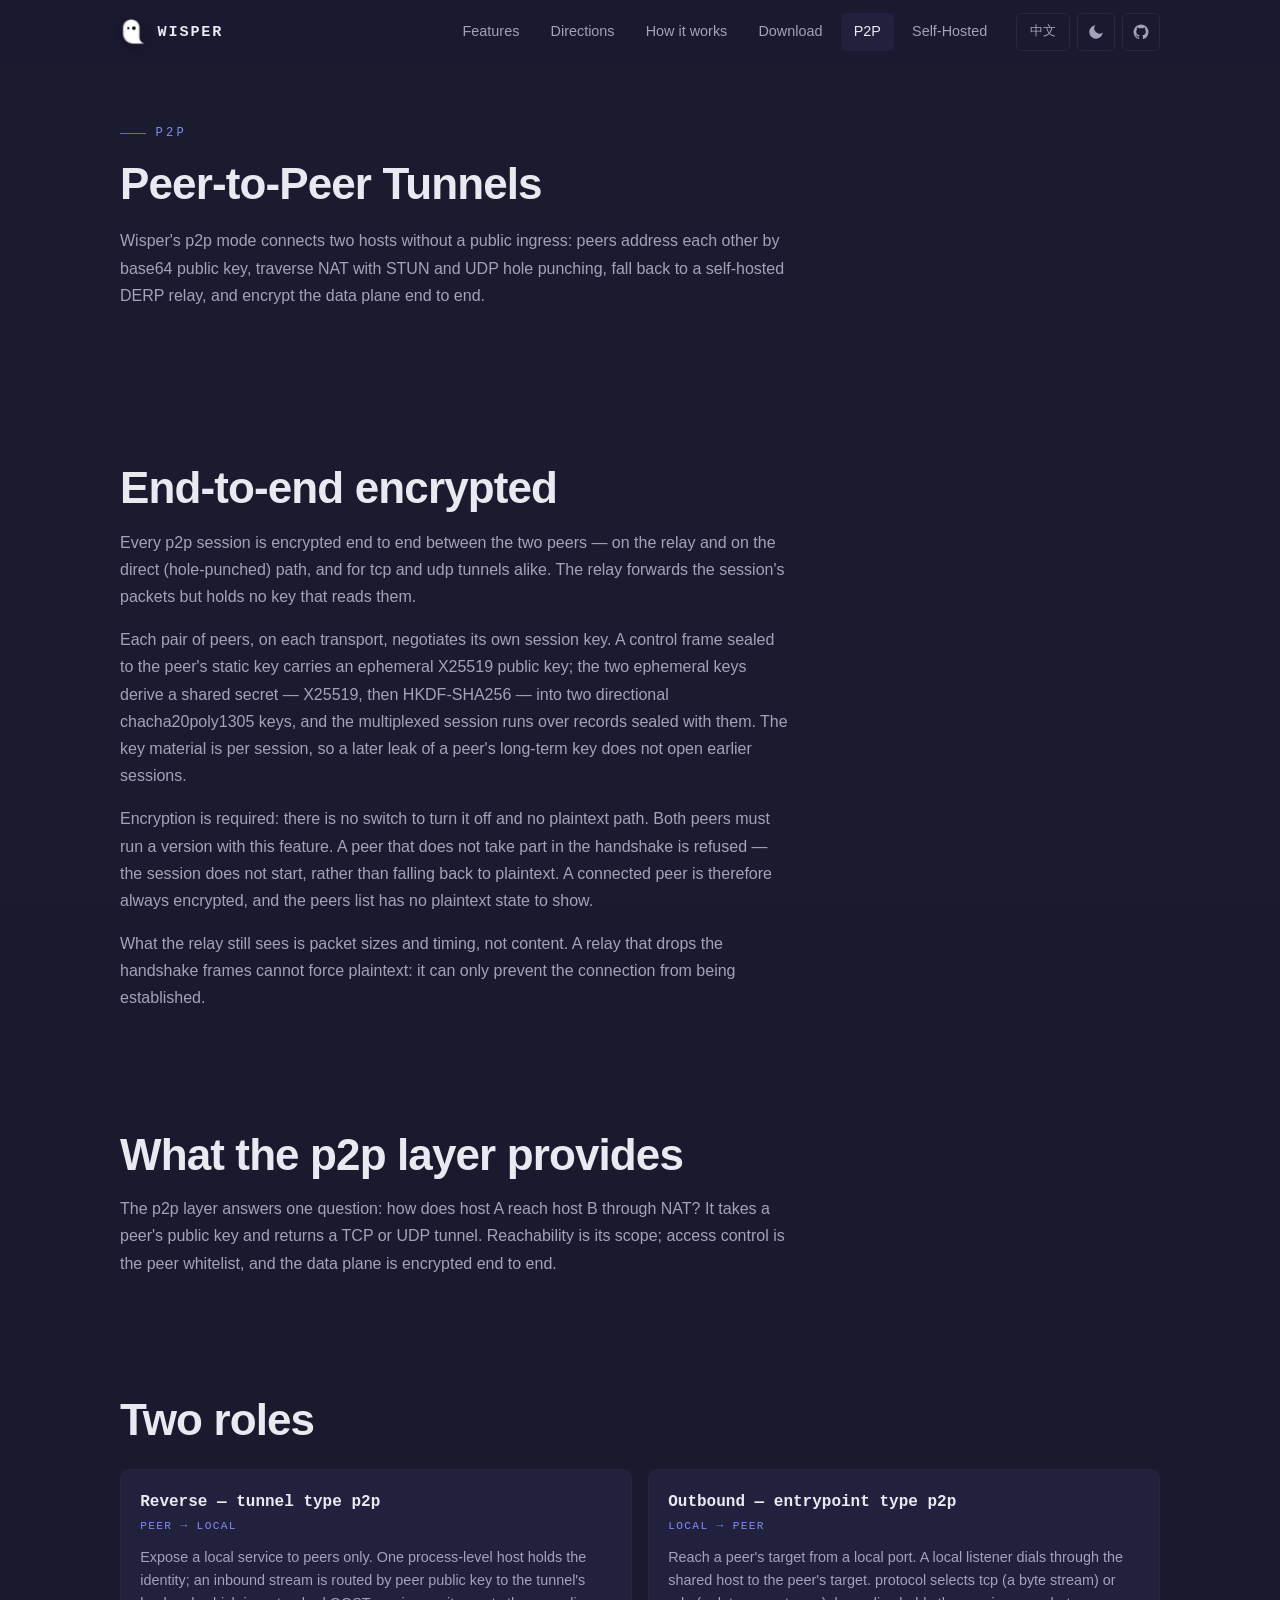
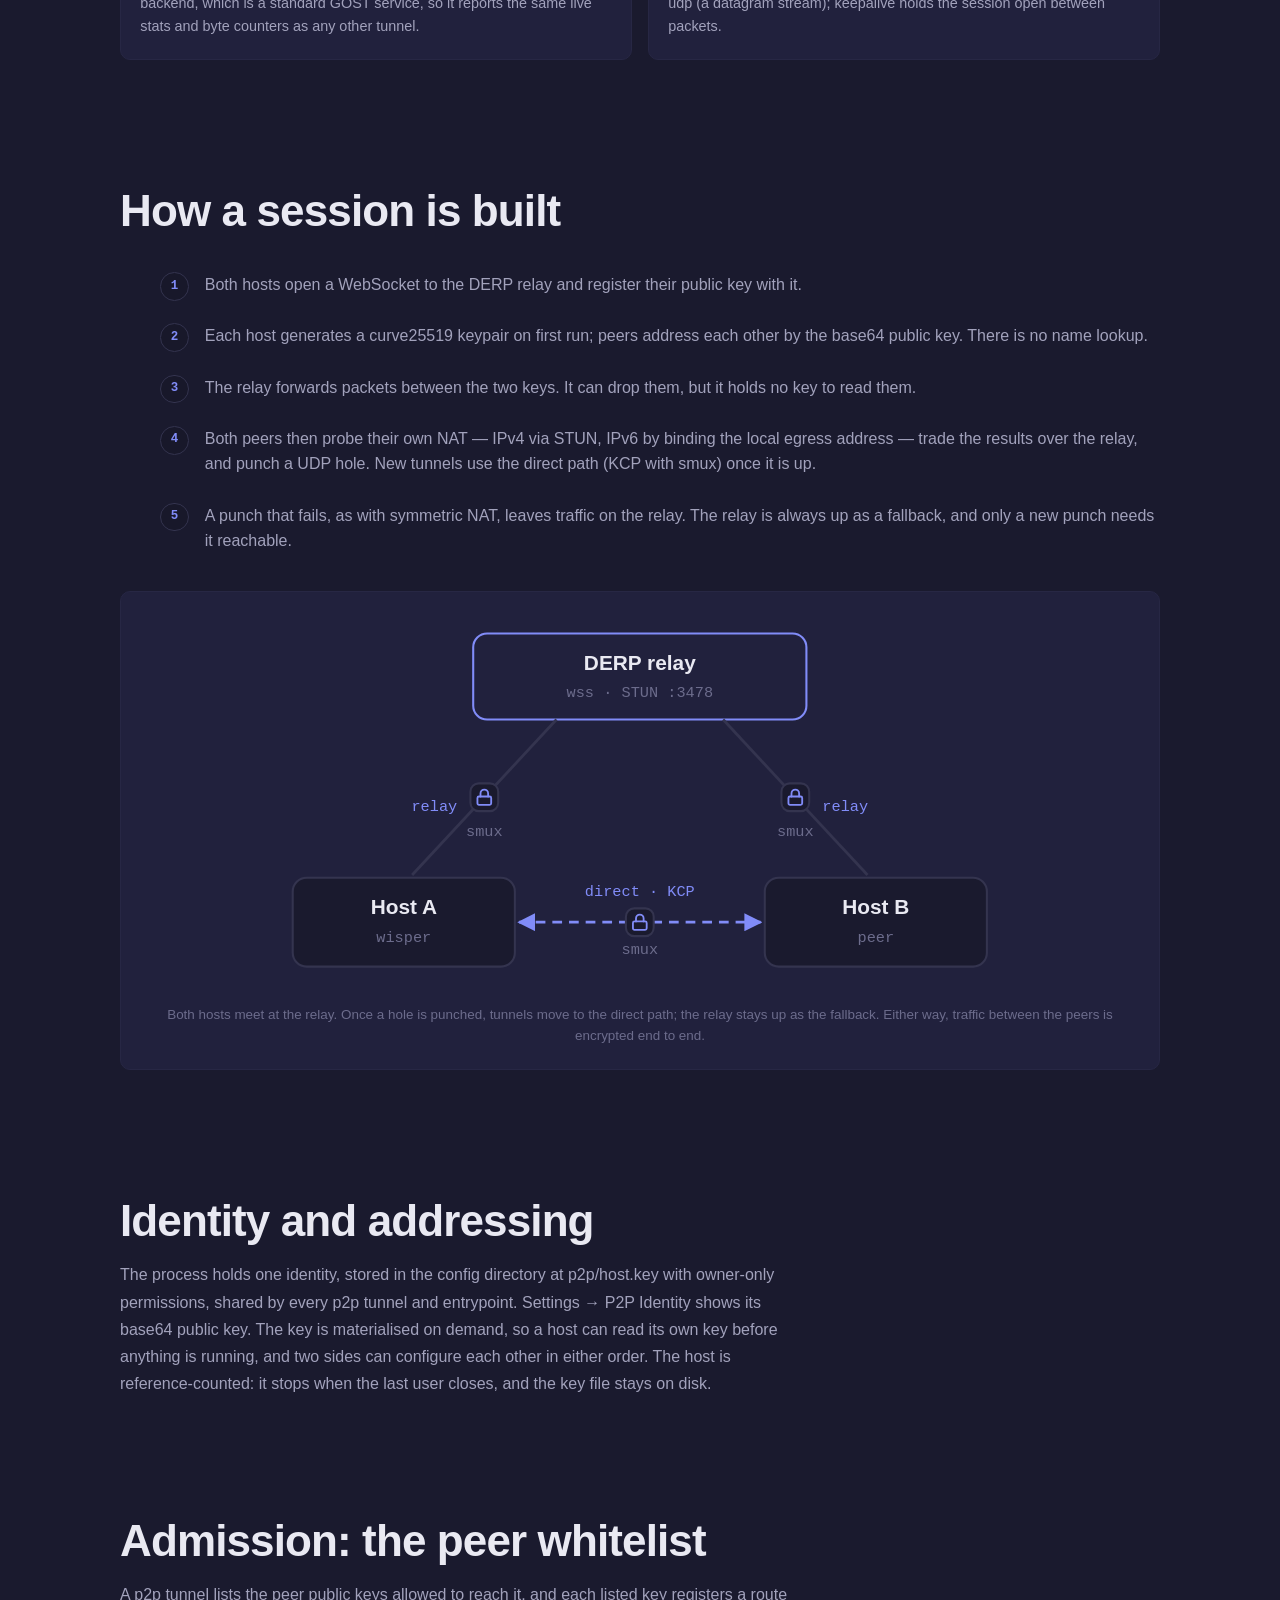
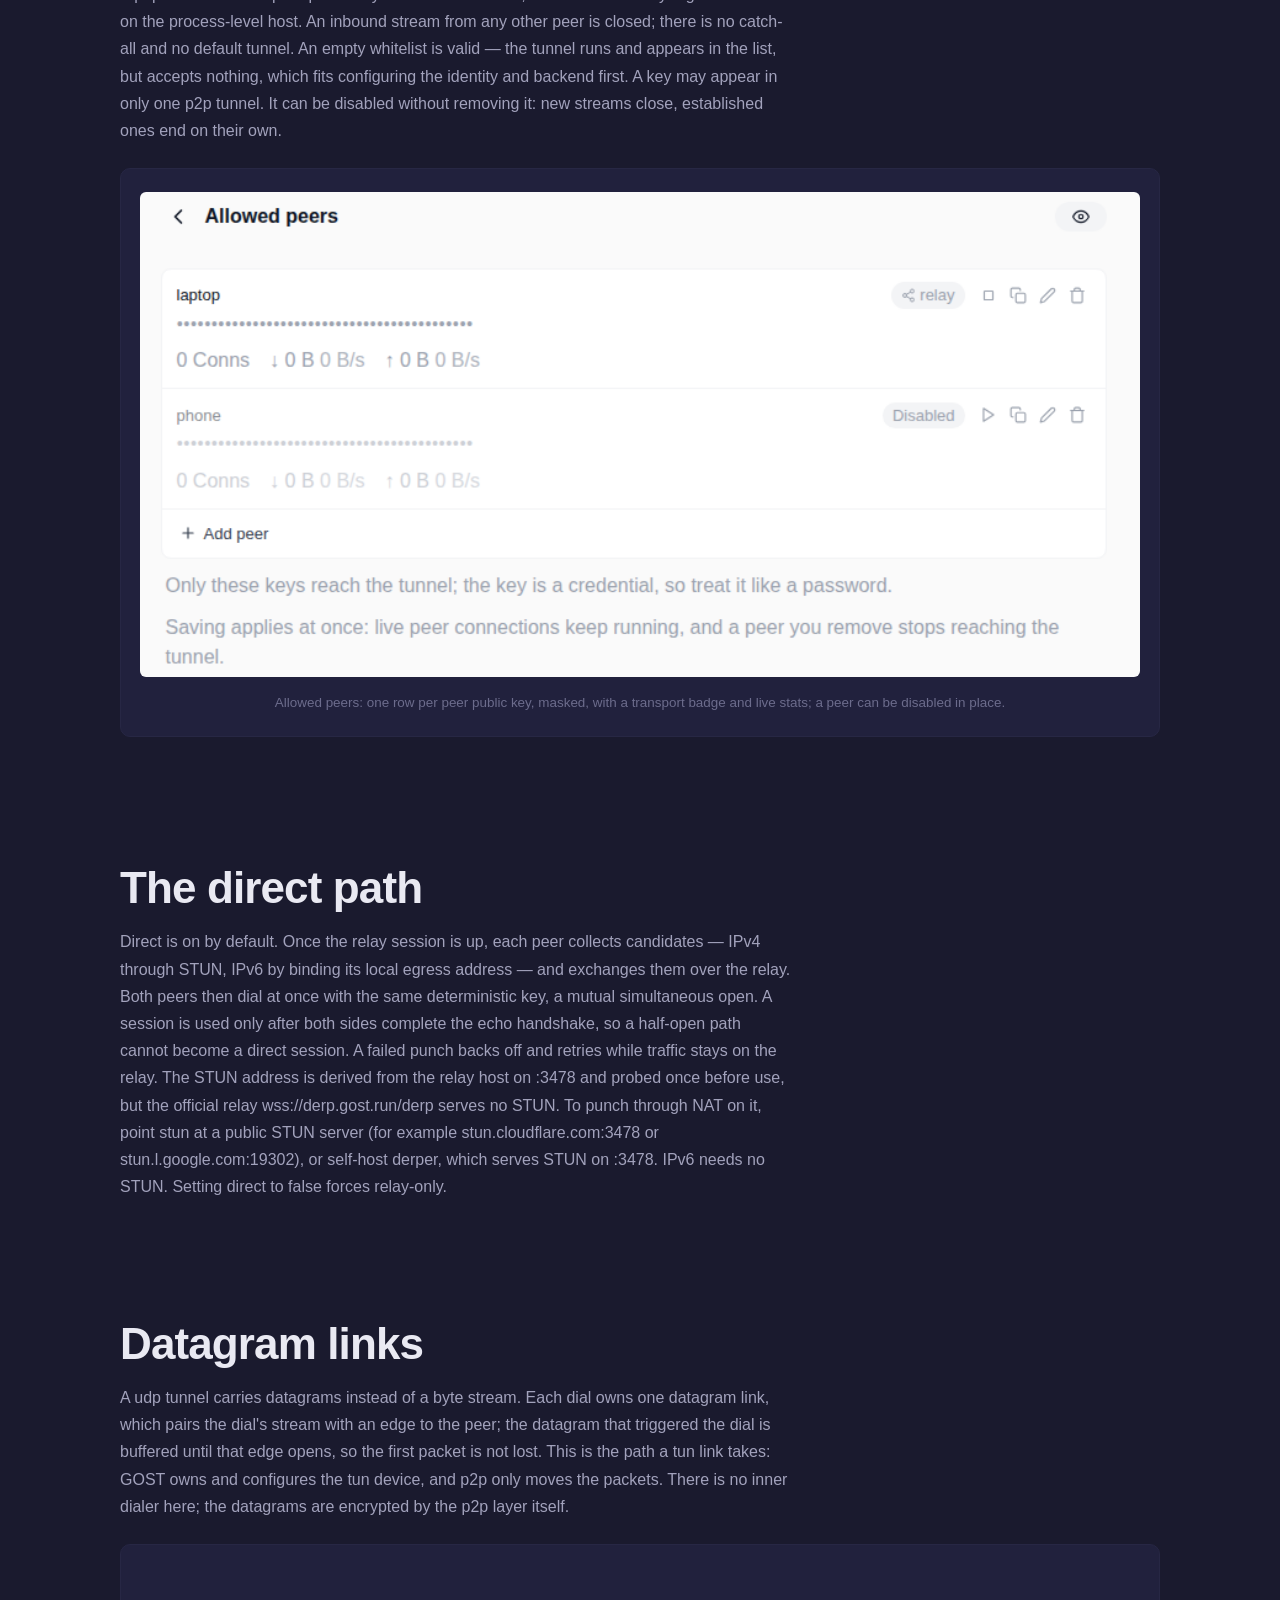
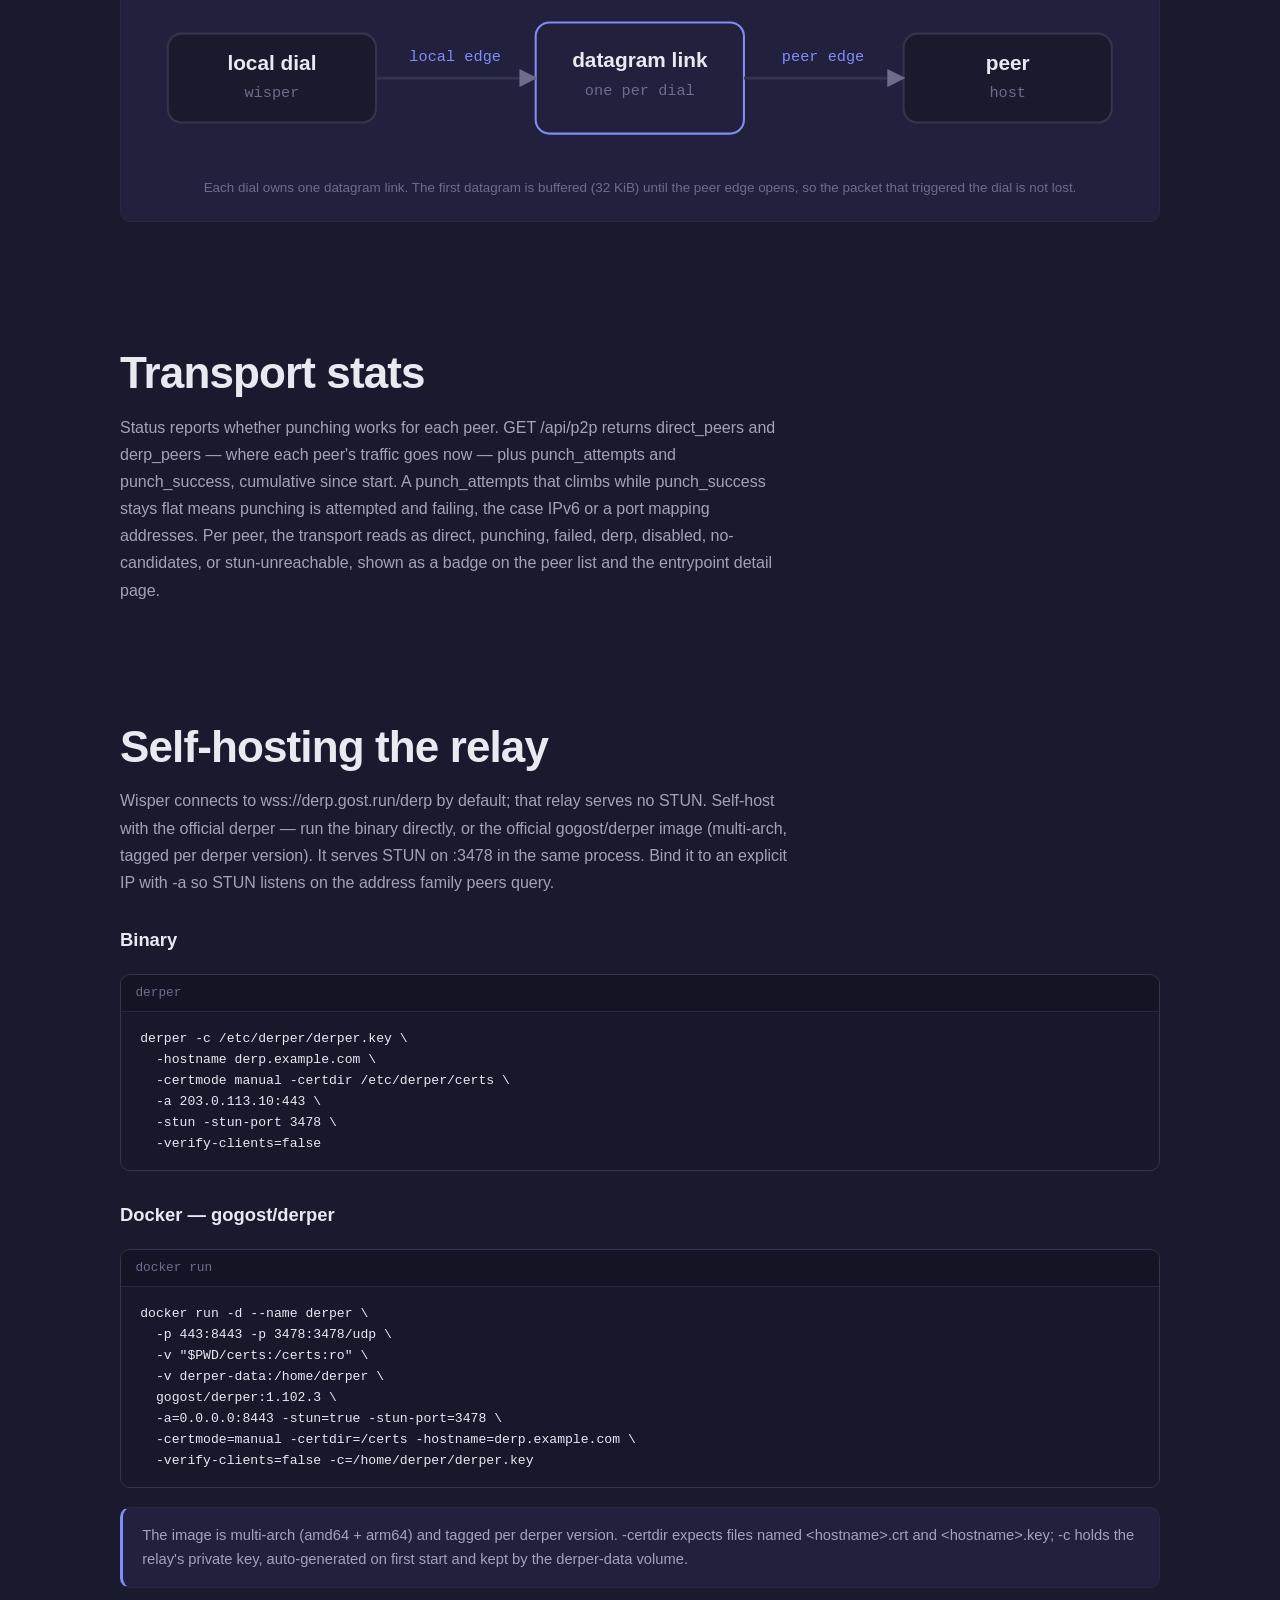
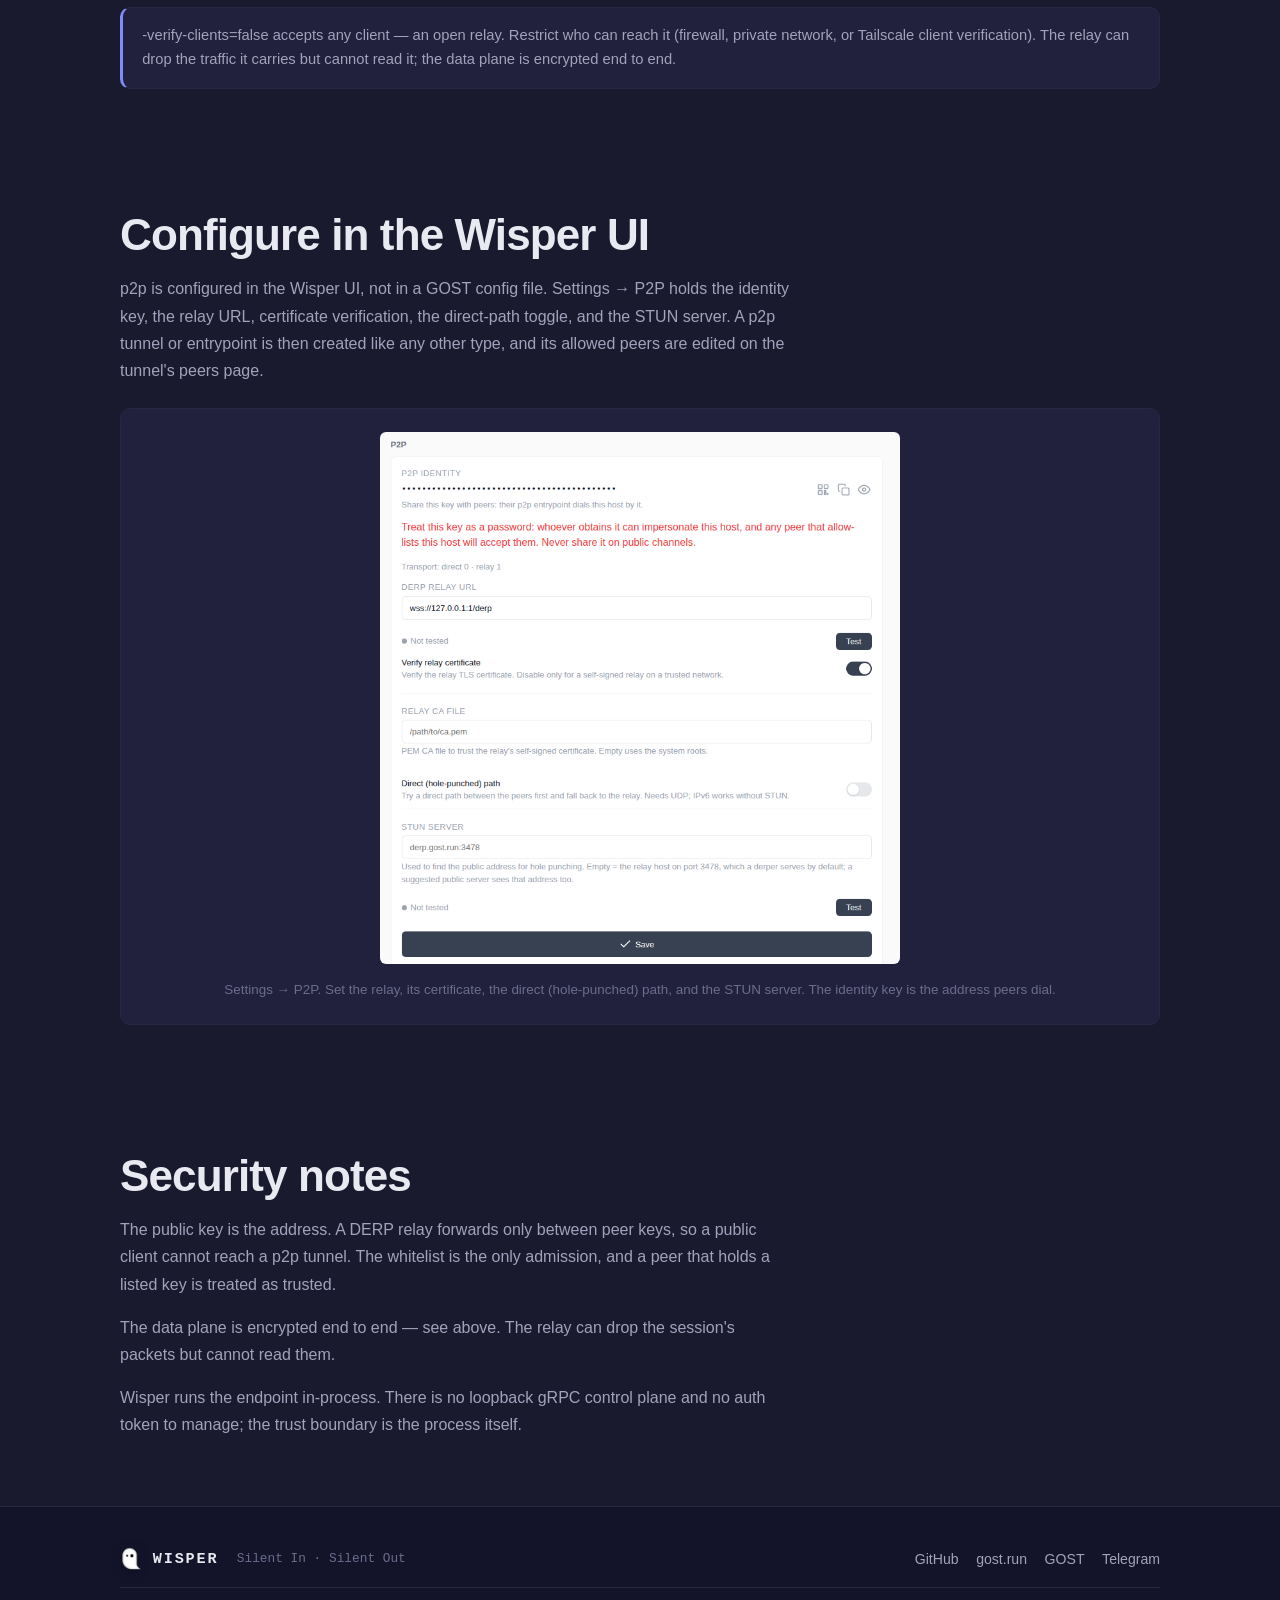
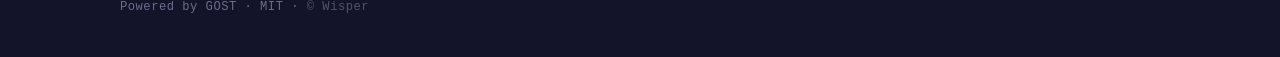
<file: p2p.html>
<!DOCTYPE html>
<html lang="en" data-theme="dark" data-page="p2p">
<head>
  <meta charset="UTF-8" />
  <meta name="viewport" content="width=device-width, initial-scale=1.0" />
  <title data-i18n="p2p.title">Peer-to-Peer Tunnels</title>
  <meta name="description" data-i18n="p2p.desc" content="Wisper's p2p mode connects two hosts without a public ingress: peers address each other by base64 public key, traverse NAT with STUN and UDP hole punching, fall back to a self-hosted DERP relay, and encrypt the data plane end to end." />
  <meta name="theme-color" content="#1a1a2e" />

  <!-- Open Graph -->
  <meta property="og:type" content="website" />
  <meta property="og:title" data-i18n="p2p.title" content="Peer-to-Peer Tunnels" />
  <meta property="og:description" data-i18n="p2p.desc" content="Wisper's p2p mode connects two hosts without a public ingress." />
  <meta property="og:url" content="https://wisper.gost.run/p2p" />
  <meta property="og:image" content="assets/logo.png" />
  <meta name="twitter:card" content="summary" />

  <link rel="icon" href="assets/favicon.ico" sizes="any" />
  <link rel="apple-touch-icon" href="assets/logo.png" />
  <link rel="preconnect" href="https://fonts.bunny.net" crossorigin />
  <link href="https://fonts.bunny.net/css?family=ibm-plex-mono:400;500;600;700&family=ibm-plex-sans:400;500;600;700&display=swap" rel="stylesheet" />
  <link rel="stylesheet" href="css/style.css?v=___VERSION___" />

  <!-- Theme boot — runs before paint to avoid flash. Default: dark. -->
  <script>
    (function () {
      document.documentElement.classList.add('js');
      try {
        var t = localStorage.getItem('wisper-theme');
        if (t === 'light') document.documentElement.setAttribute('data-theme', 'light');
      } catch (e) {}
    })();
  </script>
</head>

<body>
  <div class="grain" aria-hidden="true"></div>

  <!-- ───────────────────────── NAV ───────────────────────── -->
  <header class="nav" id="nav">
    <div class="nav-inner">
      <a class="brand" href="/" aria-label="Wisper home">
        <img src="assets/logo.png" alt="" class="brand-mark" width="28" height="28" />
        <span class="brand-name">WISPER</span>
      </a>

      <nav class="nav-links" aria-label="Primary">
        <a href="/#features" data-i18n="nav.features">Features</a>
        <a href="/#directions" data-i18n="nav.directions">Directions</a>
        <a href="/#how" data-i18n="nav.how">How it works</a>
        <a href="/#download" data-i18n="nav.download">Download</a>
        <a href="/p2p" data-i18n="nav.p2p" aria-current="page">P2P</a>
        <a href="/tutorial" data-i18n="nav.tutorial">Self-Hosted</a>
      </nav>

      <div class="nav-tools">
        <button class="tool-btn" id="lang-toggle" aria-label="Switch language" title="中文 / EN">
          <span id="lang-label">中文</span>
        </button>
        <button class="tool-btn" id="theme-toggle" aria-label="Toggle color theme" title="Toggle theme">
          <svg class="icon icon-moon" viewBox="0 0 24 24" aria-hidden="true"><path d="M21 12.8A9 9 0 1 1 11.2 3a7 7 0 0 0 9.8 9.8z" /></svg>
          <svg class="icon icon-sun" viewBox="0 0 24 24" aria-hidden="true"><circle cx="12" cy="12" r="4.2" /><path d="M12 2v3M12 19v3M2 12h3M19 12h3M4.9 4.9l2.1 2.1M17 17l2.1 2.1M19.1 4.9L17 7M7 17l-2.1 2.1" /></svg>
        </button>
        <a class="tool-btn ghost" href="https://github.com/go-gost/wisper" target="_blank" rel="noopener" aria-label="GitHub">
          <svg class="icon" viewBox="0 0 24 24" aria-hidden="true"><path d="M12 2a10 10 0 0 0-3.16 19.49c.5.09.68-.22.68-.48v-1.7c-2.78.6-3.37-1.34-3.37-1.34-.45-1.16-1.1-1.47-1.1-1.47-.9-.62.07-.6.07-.6 1 .07 1.53 1.03 1.53 1.03.9 1.52 2.34 1.08 2.91.83.09-.65.35-1.09.63-1.34-2.22-.25-4.55-1.11-4.55-4.94 0-1.09.39-1.98 1.03-2.68-.1-.25-.45-1.27.1-2.65 0 0 .84-.27 2.75 1.02a9.56 9.56 0 0 1 5 0c1.91-1.29 2.75-1.02 2.75-1.02.55 1.38.2 2.4.1 2.65.64.7 1.03 1.59 1.03 2.68 0 3.84-2.34 4.69-4.57 4.94.36.31.68.92.68 1.85v2.74c0 .27.18.58.69.48A10 10 0 0 0 12 2z" /></svg>
        </a>
      </div>
    </div>
  </header>

  <main>
    <!-- ───────────────────────── PAGE HEADER ───────────────────────── -->
    <section class="section">
      <header class="section-head">
        <p class="eyebrow" data-i18n="nav.p2p">P2P</p>
        <h1 class="section-title" data-i18n="p2p.title">Peer-to-Peer Tunnels</h1>
        <div class="prose" style="margin-top: 1.2rem">
          <p data-i18n="p2p.desc">Wisper's p2p mode connects two hosts without a public ingress: peers address each other by base64 public key, traverse NAT with STUN and UDP hole punching, fall back to a self-hosted DERP relay, and encrypt the data plane end to end.</p>
        </div>
      </header>
    </section>

    <!-- ───────────────────────── END-TO-END ENCRYPTION ───────────────────────── -->
    <section class="section">
      <h2 class="section-title" data-i18n="p2p.enc.title">End-to-end encrypted</h2>
      <div class="prose">
        <p data-i18n="p2p.enc.desc">Every p2p session is encrypted end to end between the two peers — on the relay and on the direct (hole-punched) path, and for tcp and udp tunnels alike. The relay forwards the session's packets but holds no key that reads them.</p>
        <p data-i18n="p2p.enc.how">Each pair of peers, on each transport, negotiates its own session key. A control frame sealed to the peer's static key carries an ephemeral X25519 public key; the two ephemeral keys derive a shared secret — X25519, then HKDF-SHA256 — into two directional chacha20poly1305 keys, and the multiplexed session runs over records sealed with them. The key material is per session, so a later leak of a peer's long-term key does not open earlier sessions.</p>
        <p data-i18n="p2p.enc.on">Encryption is required: there is no switch to turn it off and no plaintext path. Both peers must run a version with this feature. A peer that does not take part in the handshake is refused — the session does not start, rather than falling back to plaintext. A connected peer is therefore always encrypted, and the peers list has no plaintext state to show.</p>
        <p data-i18n="p2p.enc.limits">What the relay still sees is packet sizes and timing, not content. A relay that drops the handshake frames cannot force plaintext: it can only prevent the connection from being established.</p>
      </div>
    </section>

    <!-- ───────────────────────── WHAT IT PROVIDES ───────────────────────── -->
    <section class="section">
      <h2 class="section-title" data-i18n="p2p.what.title">What the p2p layer provides</h2>
      <div class="prose">
        <p data-i18n="p2p.what.desc">The p2p layer answers one question: how does host A reach host B through NAT? It takes a peer's public key and returns a TCP or UDP tunnel. Reachability is its scope; access control is the peer whitelist, and the data plane is encrypted end to end.</p>
      </div>
    </section>

    <!-- ───────────────────────── TWO ROLES ───────────────────────── -->
    <section class="section">
      <h2 class="section-title" data-i18n="p2p.roles.title">Two roles</h2>
      <div class="service-grid">
        <article class="service-card">
          <div class="service-name" data-i18n="p2p.roles.rev.name">Reverse — tunnel type p2p</div>
          <div class="service-role" data-i18n="p2p.roles.rev.role">Peer → Local</div>
          <p data-i18n="p2p.roles.rev.desc">Expose a local service to peers only. One process-level host holds the identity; an inbound stream is routed by peer public key to the tunnel's backend, which is a standard GOST service, so it reports the same live stats and byte counters as any other tunnel.</p>
        </article>
        <article class="service-card">
          <div class="service-name" data-i18n="p2p.roles.out.name">Outbound — entrypoint type p2p</div>
          <div class="service-role" data-i18n="p2p.roles.out.role">Local → Peer</div>
          <p data-i18n="p2p.roles.out.desc">Reach a peer's target from a local port. A local listener dials through the shared host to the peer's target. protocol selects tcp (a byte stream) or udp (a datagram stream); keepalive holds the session open between packets.</p>
        </article>
      </div>
    </section>

    <!-- ───────────────────────── HOW A SESSION IS BUILT ───────────────────────── -->
    <section class="section">
      <h2 class="section-title" data-i18n="p2p.how.title">How a session is built</h2>
      <ol class="flow-steps">
        <li class="flow-step" data-i18n="p2p.how.step1">Both hosts open a WebSocket to the DERP relay and register their public key with it.</li>
        <li class="flow-step" data-i18n="p2p.how.step2">Each host generates a curve25519 keypair on first run; peers address each other by the base64 public key. There is no name lookup.</li>
        <li class="flow-step" data-i18n="p2p.how.step3">The relay forwards packets between the two keys. It can read and drop the bytes it carries, but it holds no key to decrypt them.</li>
        <li class="flow-step" data-i18n="p2p.how.step4">Both peers then probe their own NAT — IPv4 via STUN, IPv6 by binding the local egress address — trade the results over the relay, and punch a UDP hole. New tunnels use the direct path (KCP with smux) once it is up.</li>
        <li class="flow-step" data-i18n="p2p.how.step5">A punch that fails, as with symmetric NAT, leaves traffic on the relay. The relay is always up as a fallback, and only a new punch needs it reachable.</li>
      </ol>

      <figure class="diagram">
        <svg viewBox="0 0 720 270" role="img" aria-label="Host A and Host B both reach a DERP relay over WebSocket; once a hole is punched, a direct KCP path carries tunnels between them. The session is multiplexed with smux and encrypted end to end on every leg — relay and direct alike.">
          <defs>
            <marker id="p2p-ah-relay" viewBox="0 0 10 10" refX="9" refY="5" markerWidth="6.5" markerHeight="6.5" orient="auto-start-reverse">
              <path d="M0 0 L10 5 L0 10 z" class="dgm-head-accent" />
            </marker>
          </defs>

          <rect class="dgm-box-accent" x="240" y="14" width="240" height="62" rx="10" />
          <text class="dgm-title" x="360" y="40" text-anchor="middle">DERP relay</text>
          <text class="dgm-sub" x="360" y="60" text-anchor="middle">wss · STUN :3478</text>

          <line class="dgm-line" x1="300" y1="76" x2="196" y2="188" />
          <line class="dgm-line" x1="420" y1="76" x2="524" y2="188" />
          <text class="dgm-tag" x="212" y="142" text-anchor="middle">relay</text>
          <text class="dgm-tag" x="508" y="142" text-anchor="middle">relay</text>

          <!-- the relay legs carry ciphertext too: the relay only ever sees sealed records.
               Each peer pair runs one smux session per transport, so the relay leg is smux as well. -->
          <rect class="dgm-lock-badge" x="238" y="122" width="20" height="20" rx="6" />
          <g class="dgm-lock" transform="translate(248 132) scale(0.55) translate(-12 -12)">
            <rect x="3" y="11" width="18" height="11" rx="2" ry="2" />
            <path d="M7 11V7a5 5 0 0 1 10 0v4" />
          </g>
          <text class="dgm-sub" x="248" y="160" text-anchor="middle">smux</text>
          <rect class="dgm-lock-badge" x="462" y="122" width="20" height="20" rx="6" />
          <g class="dgm-lock" transform="translate(472 132) scale(0.55) translate(-12 -12)">
            <rect x="3" y="11" width="18" height="11" rx="2" ry="2" />
            <path d="M7 11V7a5 5 0 0 1 10 0v4" />
          </g>
          <text class="dgm-sub" x="472" y="160" text-anchor="middle">smux</text>

          <rect class="dgm-box" x="110" y="190" width="160" height="64" rx="10" />
          <text class="dgm-title" x="190" y="216" text-anchor="middle">Host A</text>
          <text class="dgm-sub" x="190" y="236" text-anchor="middle">wisper</text>

          <rect class="dgm-box" x="450" y="190" width="160" height="64" rx="10" />
          <text class="dgm-title" x="530" y="216" text-anchor="middle">Host B</text>
          <text class="dgm-sub" x="530" y="236" text-anchor="middle">peer</text>

          <line class="dgm-direct" x1="273" y1="222" x2="447" y2="222" marker-start="url(#p2p-ah-relay)" marker-end="url(#p2p-ah-relay)" />
          <text class="dgm-tag" x="360" y="203" text-anchor="middle">direct · KCP</text>

          <!-- the peer-to-peer rail: smux multiplexes the session, sealed end to end -->
          <rect class="dgm-lock-badge" x="350" y="212" width="20" height="20" rx="6" />
          <g class="dgm-lock" transform="translate(360 222) scale(0.55) translate(-12 -12)">
            <rect x="3" y="11" width="18" height="11" rx="2" ry="2" />
            <path d="M7 11V7a5 5 0 0 1 10 0v4" />
          </g>
          <text class="dgm-sub" x="360" y="245" text-anchor="middle">smux</text>
        </svg>
        <figcaption class="diagram-cap" data-i18n="p2p.fig.session.cap">Both hosts meet at the relay. Once a hole is punched, tunnels move to the direct path; the relay stays up as the fallback. Either way, traffic between the peers is encrypted end to end.</figcaption>
      </figure>
    </section>

    <!-- ───────────────────────── IDENTITY & ADDRESSING ───────────────────────── -->
    <section class="section">
      <h2 class="section-title" data-i18n="p2p.identity.title">Identity and addressing</h2>
      <div class="prose">
        <p data-i18n="p2p.identity.desc">The process holds one identity, stored in the config directory at p2p/host.key with owner-only permissions, shared by every p2p tunnel and entrypoint. Settings → P2P Identity shows its base64 public key. The key is materialised on demand, so a host can read its own key before anything is running, and two sides can configure each other in either order. The host is reference-counted: it stops when the last user closes, and the key file stays on disk.</p>
      </div>
    </section>

    <!-- ───────────────────────── ADMISSION: WHITELIST ───────────────────────── -->
    <section class="section">
      <h2 class="section-title" data-i18n="p2p.whitelist.title">Admission: the peer whitelist</h2>
      <div class="prose">
        <p data-i18n="p2p.whitelist.desc">A p2p tunnel lists the peer public keys allowed to reach it, and each listed key registers a route on the process-level host. An inbound stream from any other peer is closed; there is no catch-all and no default tunnel. An empty whitelist is valid — the tunnel runs and appears in the list, but accepts nothing, which fits configuring the identity and backend first. A key may appear in only one p2p tunnel. It can be disabled without removing it: new streams close, established ones end on their own.</p>
      </div>
      <figure class="diagram">
        <img src="assets/p2p-peers.png" alt="Wisper Allowed peers page: one row per peer public key, masked, with a transport badge, live stats, a disable button, and an Add peer button." loading="lazy" />
        <figcaption class="diagram-cap" data-i18n="p2p.whitelist.cap">Allowed peers: one row per peer public key, masked, with a transport badge and live stats; a peer can be disabled in place.</figcaption>
      </figure>
    </section>

    <!-- ───────────────────────── DIRECT PATH ───────────────────────── -->
    <section class="section">
      <h2 class="section-title" data-i18n="p2p.direct.title">The direct path</h2>
      <div class="prose">
        <p data-i18n="p2p.direct.desc">Direct is on by default. Once the relay session is up, each peer collects candidates — IPv4 through STUN, IPv6 by binding its local egress address — and exchanges them over the relay. Both peers then dial at once with the same deterministic key, a mutual simultaneous open. A session is used only after both sides complete the echo handshake, so a half-open path cannot become a direct session. A failed punch backs off and retries while traffic stays on the relay. The STUN address is derived from the relay host on :3478 and probed once before use; the public relay answers no STUN, and IPv6 needs none. Setting direct to false forces relay-only.</p>
      </div>
    </section>

    <!-- ───────────────────────── DATAGRAM LINKS ───────────────────────── -->
    <section class="section">
      <h2 class="section-title" data-i18n="p2p.dgram.title">Datagram links</h2>
      <div class="prose">
        <p data-i18n="p2p.dgram.desc">A udp tunnel carries datagrams instead of a byte stream. Each dial owns one datagram link, which pairs the dial's stream with an edge to the peer; the datagram that triggered the dial is buffered until that edge opens, so the first packet is not lost. This is the path a tun link takes: GOST owns and configures the tun device, and p2p only moves the packets. There is no inner dialer here; the datagrams are encrypted by the p2p layer itself.</p>
      </div>

      <figure class="diagram">
        <svg viewBox="0 0 720 140" role="img" aria-label="A local dial pairs its stream, the local edge, with a peer edge through one datagram link; the first datagram is buffered until the peer edge opens.">
          <defs>
            <marker id="p2p-ah-dgram" viewBox="0 0 10 10" refX="9" refY="5" markerWidth="6.5" markerHeight="6.5" orient="auto">
              <path d="M0 0 L10 5 L0 10 z" class="dgm-head" />
            </marker>
          </defs>

          <rect class="dgm-box" x="20" y="48" width="150" height="64" rx="10" />
          <text class="dgm-title" x="95" y="74" text-anchor="middle">local dial</text>
          <text class="dgm-sub" x="95" y="94" text-anchor="middle">wisper</text>

          <rect class="dgm-box-accent" x="285" y="40" width="150" height="80" rx="10" />
          <text class="dgm-title" x="360" y="72" text-anchor="middle">datagram link</text>
          <text class="dgm-sub" x="360" y="92" text-anchor="middle">one per dial</text>

          <rect class="dgm-box" x="550" y="48" width="150" height="64" rx="10" />
          <text class="dgm-title" x="625" y="74" text-anchor="middle">peer</text>
          <text class="dgm-sub" x="625" y="94" text-anchor="middle">host</text>

          <line class="dgm-line" x1="170" y1="80" x2="285" y2="80" marker-end="url(#p2p-ah-dgram)" />
          <text class="dgm-tag" x="227" y="68" text-anchor="middle">local edge</text>
          <line class="dgm-line" x1="435" y1="80" x2="550" y2="80" marker-end="url(#p2p-ah-dgram)" />
          <text class="dgm-tag" x="492" y="68" text-anchor="middle">peer edge</text>
        </svg>
        <figcaption class="diagram-cap" data-i18n="p2p.fig.dgram.cap">Each dial owns one datagram link. The first datagram is buffered (32 KiB) until the peer edge opens, so the packet that triggered the dial is not lost.</figcaption>
      </figure>
    </section>

    <!-- ───────────────────────── TRANSPORT STATS ───────────────────────── -->
    <section class="section">
      <h2 class="section-title" data-i18n="p2p.stats.title">Transport stats</h2>
      <div class="prose">
        <p data-i18n="p2p.stats.desc">Status reports whether punching works for each peer. GET /api/p2p returns direct_peers and derp_peers — where each peer's traffic goes now — plus punch_attempts and punch_success, cumulative since start. A punch_attempts that climbs while punch_success stays flat means punching is attempted and failing, the case IPv6 or a port mapping addresses. Per peer, the transport reads as direct, punching, failed, derp, disabled, no-candidates, or stun-unreachable, shown as a badge on the peer list and the entrypoint detail page.</p>
      </div>
    </section>

    <!-- ───────────────────────── SELF-HOSTING THE RELAY ───────────────────────── -->
    <section class="section">
      <h2 class="section-title" data-i18n="p2p.relay.title">Self-hosting the relay</h2>
      <div class="prose">
        <p data-i18n="p2p.relay.desc">Wisper connects to wss://derp.gost.run/derp by default; that relay serves no STUN. Self-host with the official derper — run the binary directly, or the official gogost/derper image (multi-arch, tagged per derper version). It serves STUN on :3478 in the same process. Bind it to an explicit IP with -a so STUN listens on the address family peers query.</p>
      </div>

      <h3 style="font-size:1.15rem;font-weight:600;margin:1.8rem 0 .75rem" data-i18n="p2p.relay.binary.title">Binary</h3>
      <div class="code-block">
        <div class="code-block-header"><span>derper</span></div>
        <pre><code>derper -c /etc/derper/derper.key \
  -hostname derp.example.com \
  -certmode manual -certdir /etc/derper/certs \
  -a 203.0.113.10:443 \
  -stun -stun-port 3478 \
  -verify-clients=false</code></pre>
      </div>

      <h3 style="font-size:1.15rem;font-weight:600;margin:1.8rem 0 .75rem" data-i18n="p2p.relay.docker.title">Docker — gogost/derper</h3>
      <div class="code-block">
        <div class="code-block-header"><span>docker run</span></div>
        <pre><code>docker run -d --name derper \
  -p 443:8443 -p 3478:3478/udp \
  -v "$PWD/certs:/certs:ro" \
  -v derper-data:/home/derper \
  gogost/derper:1.102.3 \
  -a=0.0.0.0:8443 -stun=true -stun-port=3478 \
  -certmode=manual -certdir=/certs -hostname=derp.example.com \
  -verify-clients=false -c=/home/derper/derper.key</code></pre>
      </div>
      <div class="note" data-i18n="p2p.relay.docker.note">The image is multi-arch (amd64 + arm64) and tagged per derper version. -certdir expects files named &lt;hostname&gt;.crt and &lt;hostname&gt;.key; -c holds the relay's private key, auto-generated on first start and kept by the derper-data volume.</div>

      <div class="note" data-i18n="p2p.relay.note">-verify-clients=false accepts any client — an open relay. Restrict who can reach it (firewall, private network, or Tailscale client verification). The relay can read and drop the traffic it carries but cannot decrypt it; keep confidentiality in the inner protocol, running tls, mtls, or wss over the tunnel.</div>
    </section>

    <!-- ───────────────────────── CONFIGURE IN THE UI ───────────────────────── -->
    <section class="section">
      <h2 class="section-title" data-i18n="p2p.ui.title">Configure in the Wisper UI</h2>
      <div class="prose">
        <p data-i18n="p2p.ui.desc">p2p is configured in the Wisper UI, not in a GOST config file. Settings → P2P holds the identity key, the relay URL, certificate verification, the direct-path toggle, and the STUN server. A p2p tunnel or entrypoint is then created like any other type, and its allowed peers are edited on the tunnel's peers page.</p>
      </div>
      <figure class="diagram narrow">
        <img src="assets/p2p-settings.png" alt="Wisper Settings, P2P section: identity key, relay URL, certificate verification, direct path toggle, and STUN server fields." loading="lazy" />
        <figcaption class="diagram-cap" data-i18n="p2p.ui.cap">Settings → P2P. Set the relay, its certificate, the direct (hole-punched) path, and the STUN server. The identity key is the address peers dial.</figcaption>
      </figure>
    </section>

    <!-- ───────────────────────── SECURITY NOTES ───────────────────────── -->
    <section class="section">
      <h2 class="section-title" data-i18n="p2p.security.title">Security notes</h2>
      <div class="prose">
        <p data-i18n="p2p.security.1">The public key is the address. A DERP relay forwards only between peer keys, so a public client cannot reach a p2p tunnel. The whitelist is the only admission, and a peer that holds a listed key is treated as trusted.</p>
        <p data-i18n="p2p.security.2">The data plane is encrypted end to end — see above. The relay can drop the session's packets but cannot read them.</p>
        <p data-i18n="p2p.security.3">Wisper runs the endpoint in-process. There is no loopback gRPC control plane and no auth token to manage; the trust boundary is the process itself.</p>
      </div>
    </section>
  </main>

  <!-- ───────────────────────── FOOTER ───────────────────────── -->
  <footer class="footer">
    <div class="footer-inner">
      <div class="footer-brand">
        <img src="assets/logo.png" alt="" class="brand-mark" width="24" height="24" />
        <span class="brand-name">WISPER</span>
        <span class="footer-tag" data-i18n="footer.tag">Silent In · Silent Out</span>
      </div>
      <nav class="footer-links" aria-label="Footer">
        <a href="https://github.com/go-gost/wisper" target="_blank" rel="noopener">GitHub</a>
        <a href="https://gost.run" target="_blank" rel="noopener">gost.run</a>
        <a href="https://github.com/go-gost/gost" target="_blank" rel="noopener">GOST</a>
        <a href="https://t.me/gogost" target="_blank" rel="noopener">Telegram</a>
      </nav>
      <p class="footer-meta mono">
        <span data-i18n="footer.powered">Powered by GOST</span> · MIT · <span class="dim">&copy; Wisper</span>
      </p>
    </div>
  </footer>

  <script src="js/i18n.js?v=___VERSION___"></script>
  <script src="js/theme.js?v=___VERSION___"></script>
  <script src="js/main.js?v=___VERSION___"></script>
</body>
</html>
</file>
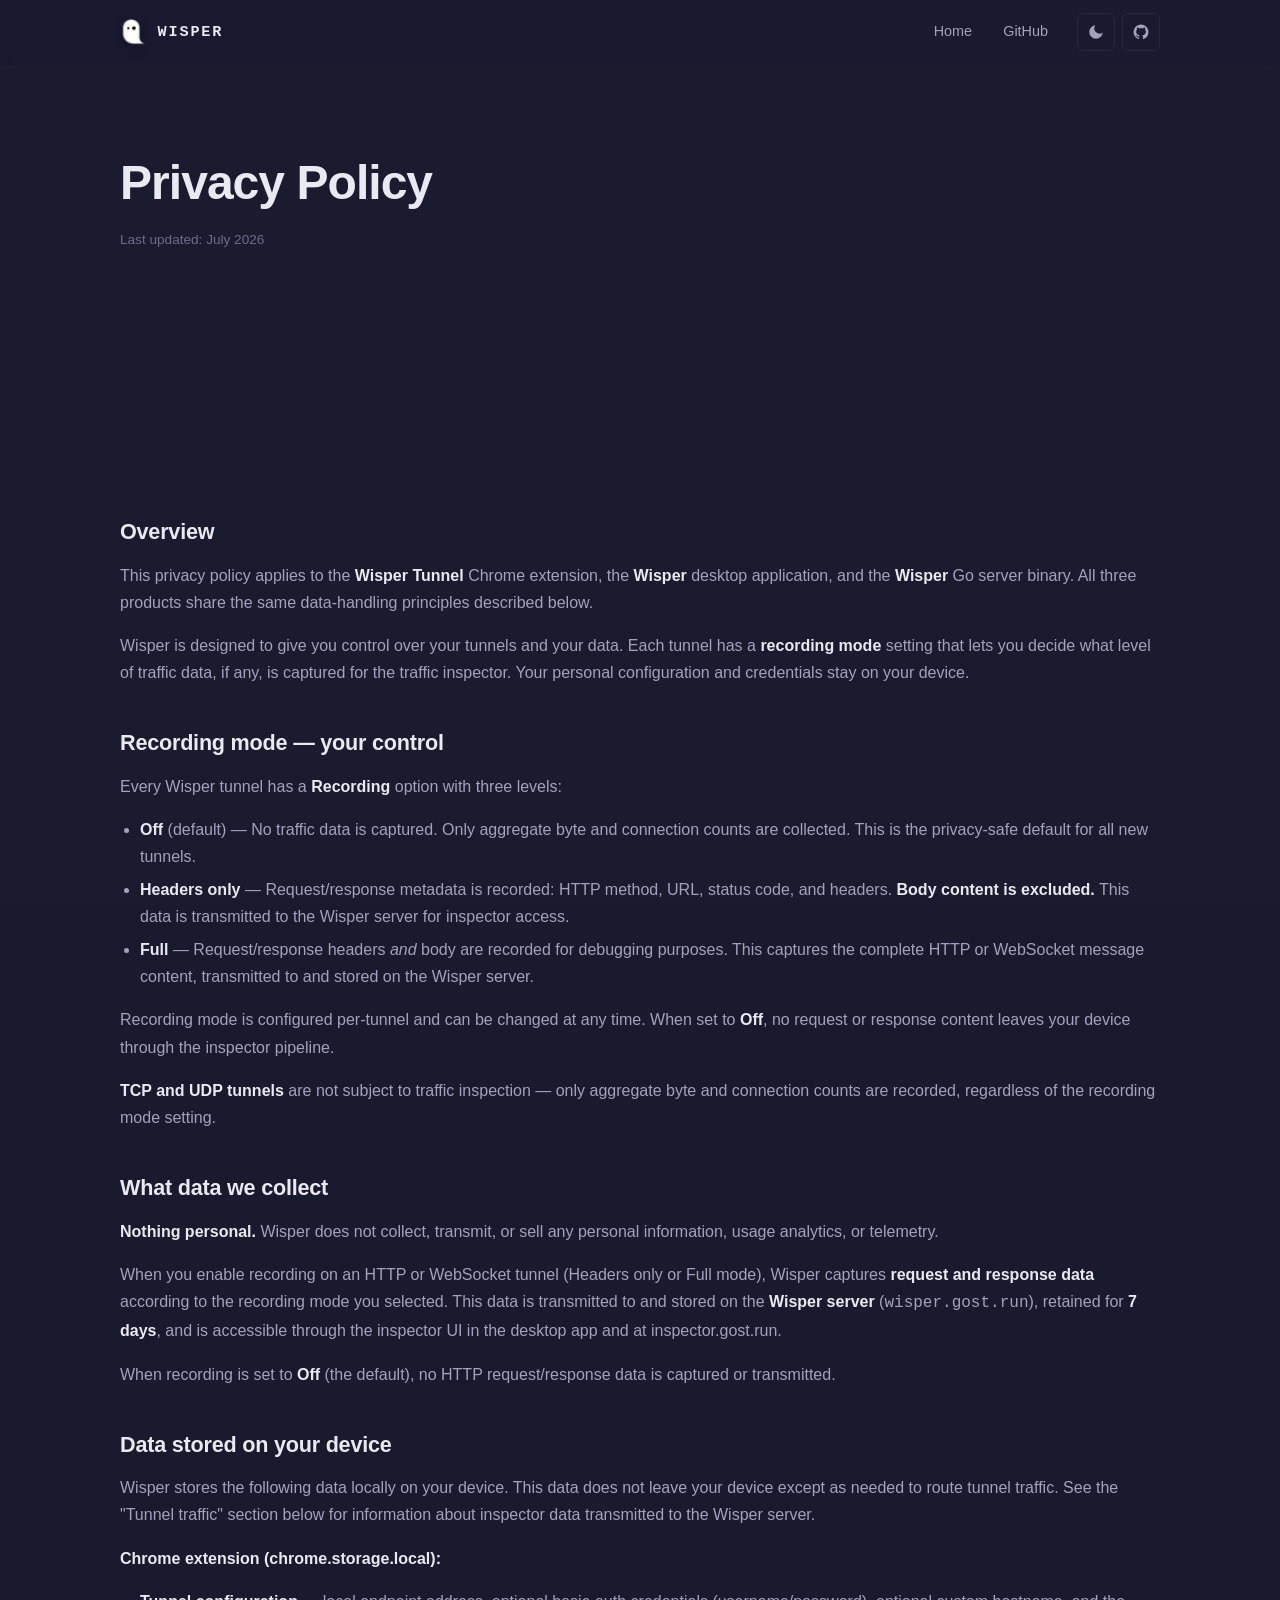
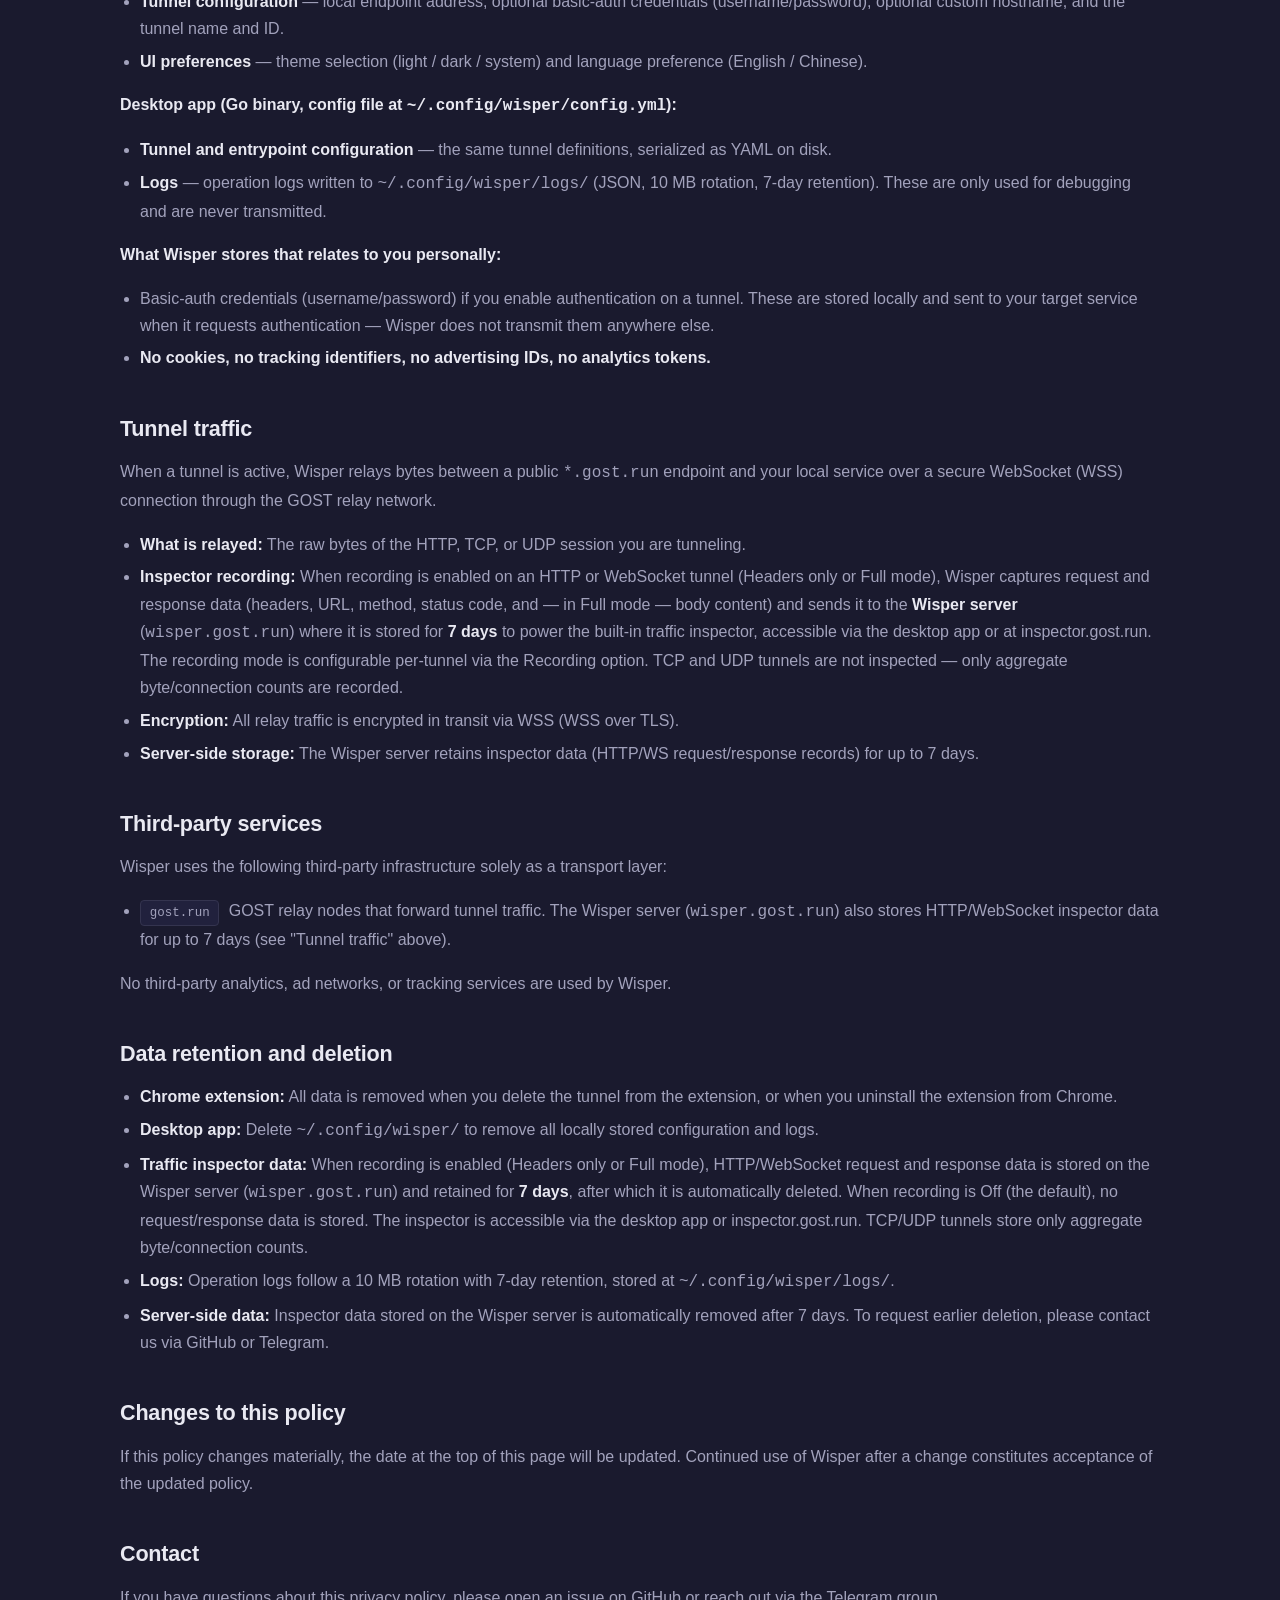
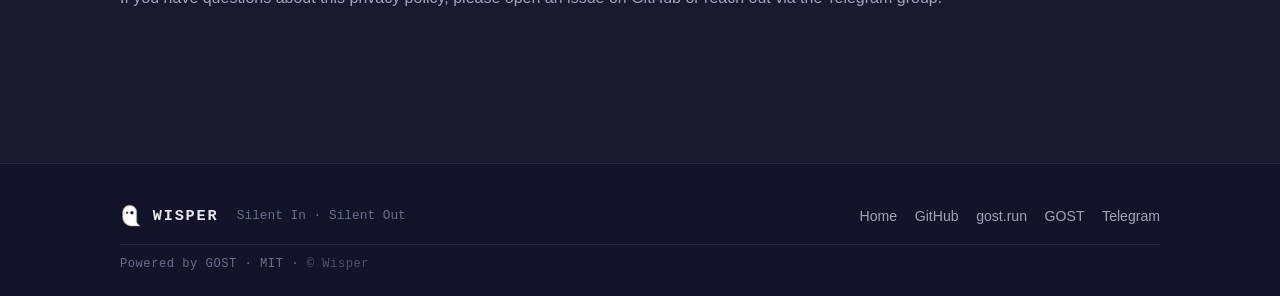
<file: privacy.html>
<!DOCTYPE html>
<html lang="en" data-theme="dark">
<head>
  <meta charset="UTF-8" />
  <meta name="viewport" content="width=device-width, initial-scale=1.0" />
  <title>Privacy Policy — Wisper</title>
  <meta name="description" content="Wisper Tunnel & Wisper privacy policy: what data we handle, how tunnel traffic is relayed, and our data retention practices." />
  <meta name="theme-color" content="#1a1a2e" />

  <!-- Open Graph -->
  <meta property="og:type" content="website" />
  <meta property="og:title" content="Privacy Policy — Wisper" />
  <meta property="og:description" content="What data Wisper handles, how traffic inspector recording works, and our data retention practices." />
  <meta property="og:url" content="https://wisper.gost.run/privacy" />
  <meta property="og:image" content="assets/logo.png" />
  <meta name="twitter:card" content="summary" />

  <link rel="icon" href="assets/favicon.ico" sizes="any" />
  <link rel="apple-touch-icon" href="assets/logo.png" />
  <link rel="preconnect" href="https://fonts.bunny.net" crossorigin />
  <link href="https://fonts.bunny.net/css?family=ibm-plex-mono:400;500;600;700&family=ibm-plex-sans:400;500;600;700&display=swap" rel="stylesheet" />
  <link rel="stylesheet" href="css/style.css?v=___VERSION___" />

  <!-- Theme boot — runs before paint to avoid flash. Default: dark. -->
  <script>
    (function () {
      document.documentElement.classList.add('js');
      try {
        var t = localStorage.getItem('wisper-theme');
        if (t === 'light') document.documentElement.setAttribute('data-theme', 'light');
      } catch (e) {}
    })();
  </script>

  <style>
    .privacy-hero { padding-top: clamp(3rem, 7vw, 5rem); }
    .privacy-hero h1 { font-size: clamp(2rem, 5vw, 3rem); font-weight: 600; letter-spacing: -.02em; margin: 0 0 .5rem; }
    .privacy-hero .updated { color: var(--text-3); font-size: .85rem; margin-bottom: 2.5rem; }
    .privacy-section { margin-bottom: 2.5rem; }
    .privacy-section h2 { font-size: 1.35rem; font-weight: 600; margin: 0 0 .75rem; letter-spacing: -.01em; }
    .privacy-section p { color: var(--text-2); line-height: 1.7; margin: 0 0 1rem; }
    .privacy-section ul { margin: 0 0 1rem; padding: 0 0 0 1.25rem; }
    .privacy-section li { color: var(--text-2); line-height: 1.7; margin-bottom: .35rem; }
    .privacy-section strong { color: var(--text); font-weight: 600; }
    .privacy-section .tag { display: inline-block; padding: .1rem .55rem; border-radius: 4px; background: var(--surface); border: 1px solid var(--border); font-family: var(--font-mono); font-size: .78rem; margin-right: .3rem; }
  </style>
</head>
<body>
  <div class="grain" aria-hidden="true"></div>

  <!-- ───────────────────────── NAV ───────────────────────── -->
  <header class="nav" id="nav">
    <div class="nav-inner">
      <a class="brand" href="/" aria-label="Wisper home">
        <img src="assets/logo.png" alt="" class="brand-mark" width="28" height="28" />
        <span class="brand-name">WISPER</span>
      </a>

      <nav class="nav-links" aria-label="Primary">
        <a href="/">Home</a>
        <a href="https://github.com/go-gost/wisper" target="_blank">GitHub</a>
      </nav>

      <div class="nav-tools">
        <button class="tool-btn" id="theme-toggle" aria-label="Toggle color theme" title="Toggle theme">
          <svg class="icon icon-moon" viewBox="0 0 24 24" aria-hidden="true"><path d="M21 12.8A9 9 0 1 1 11.2 3a7 7 0 0 0 9.8 9.8z" /></svg>
          <svg class="icon icon-sun" viewBox="0 0 24 24" aria-hidden="true"><circle cx="12" cy="12" r="4.2" /><path d="M12 2v3M12 19v3M2 12h3M19 12h3M4.9 4.9l2.1 2.1M17 17l2.1 2.1M19.1 4.9L17 7M7 17l-2.1 2.1" /></svg>
        </button>
        <a class="tool-btn ghost" href="https://github.com/go-gost/wisper" target="_blank" rel="noopener" aria-label="GitHub">
          <svg class="icon" viewBox="0 0 24 24" aria-hidden="true"><path d="M12 2a10 10 0 0 0-3.16 19.49c.5.09.68-.22.68-.48v-1.7c-2.78.6-3.37-1.34-3.37-1.34-.45-1.16-1.1-1.47-1.1-1.47-.9-.62.07-.6.07-.6 1 .07 1.53 1.03 1.53 1.03.9 1.52 2.34 1.08 2.91.83.09-.65.35-1.09.63-1.34-2.22-.25-4.55-1.11-4.55-4.94 0-1.09.39-1.98 1.03-2.68-.1-.25-.45-1.27.1-2.65 0 0 .84-.27 2.75 1.02a9.56 9.56 0 0 1 5 0c1.91-1.29 2.75-1.02 2.75-1.02.55 1.38.2 2.4.1 2.65.64.7 1.03 1.59 1.03 2.68 0 3.84-2.34 4.69-4.57 4.94.36.31.68.92.68 1.85v2.74c0 .27.18.58.69.48A10 10 0 0 0 12 2z" /></svg>
        </a>
      </div>
    </div>
  </header>

  <!-- ─────────────────────── CONTENT ─────────────────────── -->
  <main>
    <section class="section privacy-hero">
      <h1>Privacy Policy</h1>
      <p class="updated">Last updated: July 2026</p>
    </section>

    <section class="section">
      <div class="privacy-section">
        <h2>Overview</h2>
        <p>This privacy policy applies to the <strong>Wisper Tunnel</strong> Chrome extension, the <strong>Wisper</strong> desktop application, and the <strong>Wisper</strong> Go server binary. All three products share the same data-handling principles described below.</p>
        <p>Wisper is designed to give you control over your tunnels and your data. Each tunnel has a <strong>recording mode</strong> setting that lets you decide what level of traffic data, if any, is captured for the traffic inspector. Your personal configuration and credentials stay on your device.</p>
      </div>

      <div class="privacy-section">
        <h2>Recording mode — your control</h2>
        <p>Every Wisper tunnel has a <strong>Recording</strong> option with three levels:</p>
        <ul>
          <li><strong>Off</strong> (default) — No traffic data is captured. Only aggregate byte and connection counts are collected. This is the privacy-safe default for all new tunnels.</li>
          <li><strong>Headers only</strong> — Request/response metadata is recorded: HTTP method, URL, status code, and headers. <strong>Body content is excluded.</strong> This data is transmitted to the Wisper server for inspector access.</li>
          <li><strong>Full</strong> — Request/response headers <em>and</em> body are recorded for debugging purposes. This captures the complete HTTP or WebSocket message content, transmitted to and stored on the Wisper server.</li>
        </ul>
        <p>Recording mode is configured per-tunnel and can be changed at any time. When set to <strong>Off</strong>, no request or response content leaves your device through the inspector pipeline.</p>
        <p><strong>TCP and UDP tunnels</strong> are not subject to traffic inspection — only aggregate byte and connection counts are recorded, regardless of the recording mode setting.</p>
      </div>

      <div class="privacy-section">
        <h2>What data we collect</h2>
        <p><strong>Nothing personal.</strong> Wisper does not collect, transmit, or sell any personal information, usage analytics, or telemetry.</p>
        <p>When you enable recording on an HTTP or WebSocket tunnel (Headers only or Full mode), Wisper captures <strong>request and response data</strong> according to the recording mode you selected. This data is transmitted to and stored on the <strong>Wisper server</strong> (<code>wisper.gost.run</code>), retained for <strong>7 days</strong>, and is accessible through the inspector UI in the desktop app and at <a href="https://inspector.gost.run" target="_blank" rel="noopener">inspector.gost.run</a>.</p>
        <p>When recording is set to <strong>Off</strong> (the default), no HTTP request/response data is captured or transmitted.</p>
      </div>

      <div class="privacy-section">
        <h2>Data stored on your device</h2>
        <p>Wisper stores the following data locally on your device. This data does not leave your device except as needed to route tunnel traffic. See the "Tunnel traffic" section below for information about inspector data transmitted to the Wisper server.</p>
        <p><strong>Chrome extension (chrome.storage.local):</strong></p>
        <ul>
          <li><strong>Tunnel configuration</strong> — local endpoint address, optional basic-auth credentials (username/password), optional custom hostname, and the tunnel name and ID.</li>
          <li><strong>UI preferences</strong> — theme selection (light / dark / system) and language preference (English / Chinese).</li>
        </ul>
        <p><strong>Desktop app (Go binary, config file at <code>~/.config/wisper/config.yml</code>):</strong></p>
        <ul>
          <li><strong>Tunnel and entrypoint configuration</strong> — the same tunnel definitions, serialized as YAML on disk.</li>
          <li><strong>Logs</strong> — operation logs written to <code>~/.config/wisper/logs/</code> (JSON, 10 MB rotation, 7-day retention). These are only used for debugging and are never transmitted.</li>
        </ul>
        <p><strong>What Wisper stores that relates to you personally:</strong></p>
        <ul>
          <li>Basic-auth credentials (username/password) if you enable authentication on a tunnel. These are stored locally and sent to your target service when it requests authentication — Wisper does not transmit them anywhere else.</li>
          <li><strong>No cookies, no tracking identifiers, no advertising IDs, no analytics tokens.</strong></li>
        </ul>
      </div>

      <div class="privacy-section">
        <h2>Tunnel traffic</h2>
        <p>When a tunnel is active, Wisper relays bytes between a public <code>*.gost.run</code> endpoint and your local service over a secure WebSocket (WSS) connection through the GOST relay network.</p>
        <ul>
          <li><strong>What is relayed:</strong> The raw bytes of the HTTP, TCP, or UDP session you are tunneling.</li>
          <li><strong>Inspector recording:</strong> When recording is enabled on an HTTP or WebSocket tunnel (Headers only or Full mode), Wisper captures request and response data (headers, URL, method, status code, and — in Full mode — body content) and sends it to the <strong>Wisper server</strong> (<code>wisper.gost.run</code>) where it is stored for <strong>7 days</strong> to power the built-in traffic inspector, accessible via the desktop app or at <a href="https://inspector.gost.run" target="_blank" rel="noopener">inspector.gost.run</a>. The recording mode is configurable per-tunnel via the Recording option. TCP and UDP tunnels are not inspected — only aggregate byte/connection counts are recorded.</li>
          <li><strong>Encryption:</strong> All relay traffic is encrypted in transit via WSS (WSS over TLS).</li>
          <li><strong>Server-side storage:</strong> The Wisper server retains inspector data (HTTP/WS request/response records) for up to 7 days.</li>
        </ul>
      </div>

      <div class="privacy-section">
        <h2>Third-party services</h2>
        <p>Wisper uses the following third-party infrastructure solely as a transport layer:</p>
        <ul>
          <li><span class="tag">gost.run</span> GOST relay nodes that forward tunnel traffic. The Wisper server (<code>wisper.gost.run</code>) also stores HTTP/WebSocket inspector data for up to 7 days (see "Tunnel traffic" above).</li>
        </ul>
        <p>No third-party analytics, ad networks, or tracking services are used by Wisper.</p>
      </div>

      <div class="privacy-section">
        <h2>Data retention and deletion</h2>
        <ul>
          <li><strong>Chrome extension:</strong> All data is removed when you delete the tunnel from the extension, or when you uninstall the extension from Chrome.</li>
          <li><strong>Desktop app:</strong> Delete <code>~/.config/wisper/</code> to remove all locally stored configuration and logs.</li>
          <li><strong>Traffic inspector data:</strong> When recording is enabled (Headers only or Full mode), HTTP/WebSocket request and response data is stored on the Wisper server (<code>wisper.gost.run</code>) and retained for <strong>7 days</strong>, after which it is automatically deleted. When recording is Off (the default), no request/response data is stored. The inspector is accessible via the desktop app or <a href="https://inspector.gost.run" target="_blank" rel="noopener">inspector.gost.run</a>. TCP/UDP tunnels store only aggregate byte/connection counts.</li>
          <li><strong>Logs:</strong> Operation logs follow a 10 MB rotation with 7-day retention, stored at <code>~/.config/wisper/logs/</code>.</li>
          <li><strong>Server-side data:</strong> Inspector data stored on the Wisper server is automatically removed after 7 days. To request earlier deletion, please contact us via <a href="https://github.com/go-gost/wisper" target="_blank" rel="noopener">GitHub</a> or <a href="https://t.me/gogost" target="_blank" rel="noopener">Telegram</a>.</li>
        </ul>
      </div>

      <div class="privacy-section">
        <h2>Changes to this policy</h2>
        <p>If this policy changes materially, the date at the top of this page will be updated. Continued use of Wisper after a change constitutes acceptance of the updated policy.</p>
      </div>

      <div class="privacy-section">
        <h2>Contact</h2>
        <p>If you have questions about this privacy policy, please open an issue on <a href="https://github.com/go-gost/wisper" target="_blank" rel="noopener">GitHub</a> or reach out via the <a href="https://t.me/gogost" target="_blank" rel="noopener">Telegram group</a>.</p>
      </div>
    </section>
  </main>

  <!-- ──────────────────────── FOOTER ──────────────────────── -->
  <footer class="footer">
    <div class="footer-inner">
      <div class="footer-brand">
        <img src="assets/logo.png" alt="" class="brand-mark" width="24" height="24" />
        <span class="brand-name">WISPER</span>
        <span class="footer-tag">Silent In · Silent Out</span>
      </div>
      <nav class="footer-links" aria-label="Footer">
        <a href="/">Home</a>
        <a href="https://github.com/go-gost/wisper" target="_blank" rel="noopener">GitHub</a>
        <a href="https://gost.run" target="_blank" rel="noopener">gost.run</a>
        <a href="https://github.com/go-gost/gost" target="_blank" rel="noopener">GOST</a>
        <a href="https://t.me/gogost" target="_blank" rel="noopener">Telegram</a>
      </nav>
      <p class="footer-meta mono">
        Powered by GOST · MIT · <span class="dim">&copy; Wisper</span>
      </p>
    </div>
  </footer>

  <script src="js/theme.js?v=___VERSION___"></script>
</body>
</html>
</file>
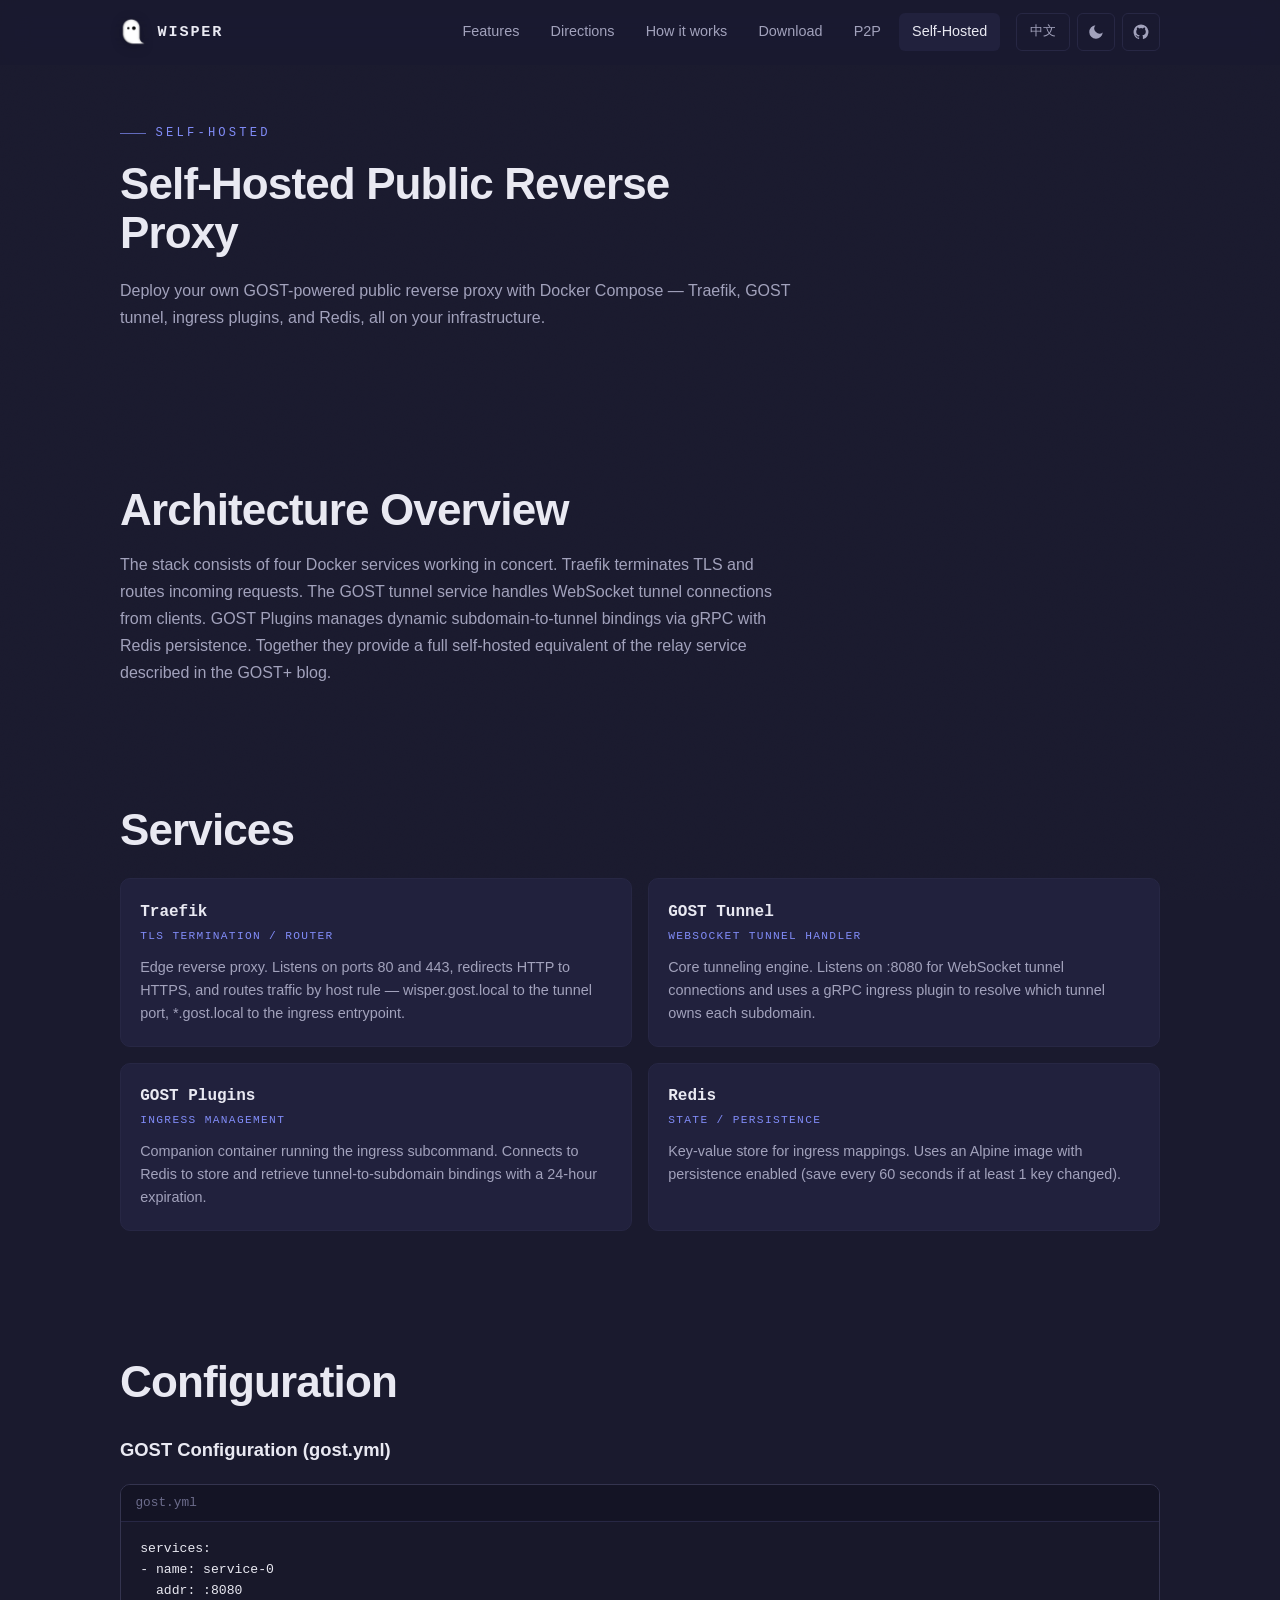
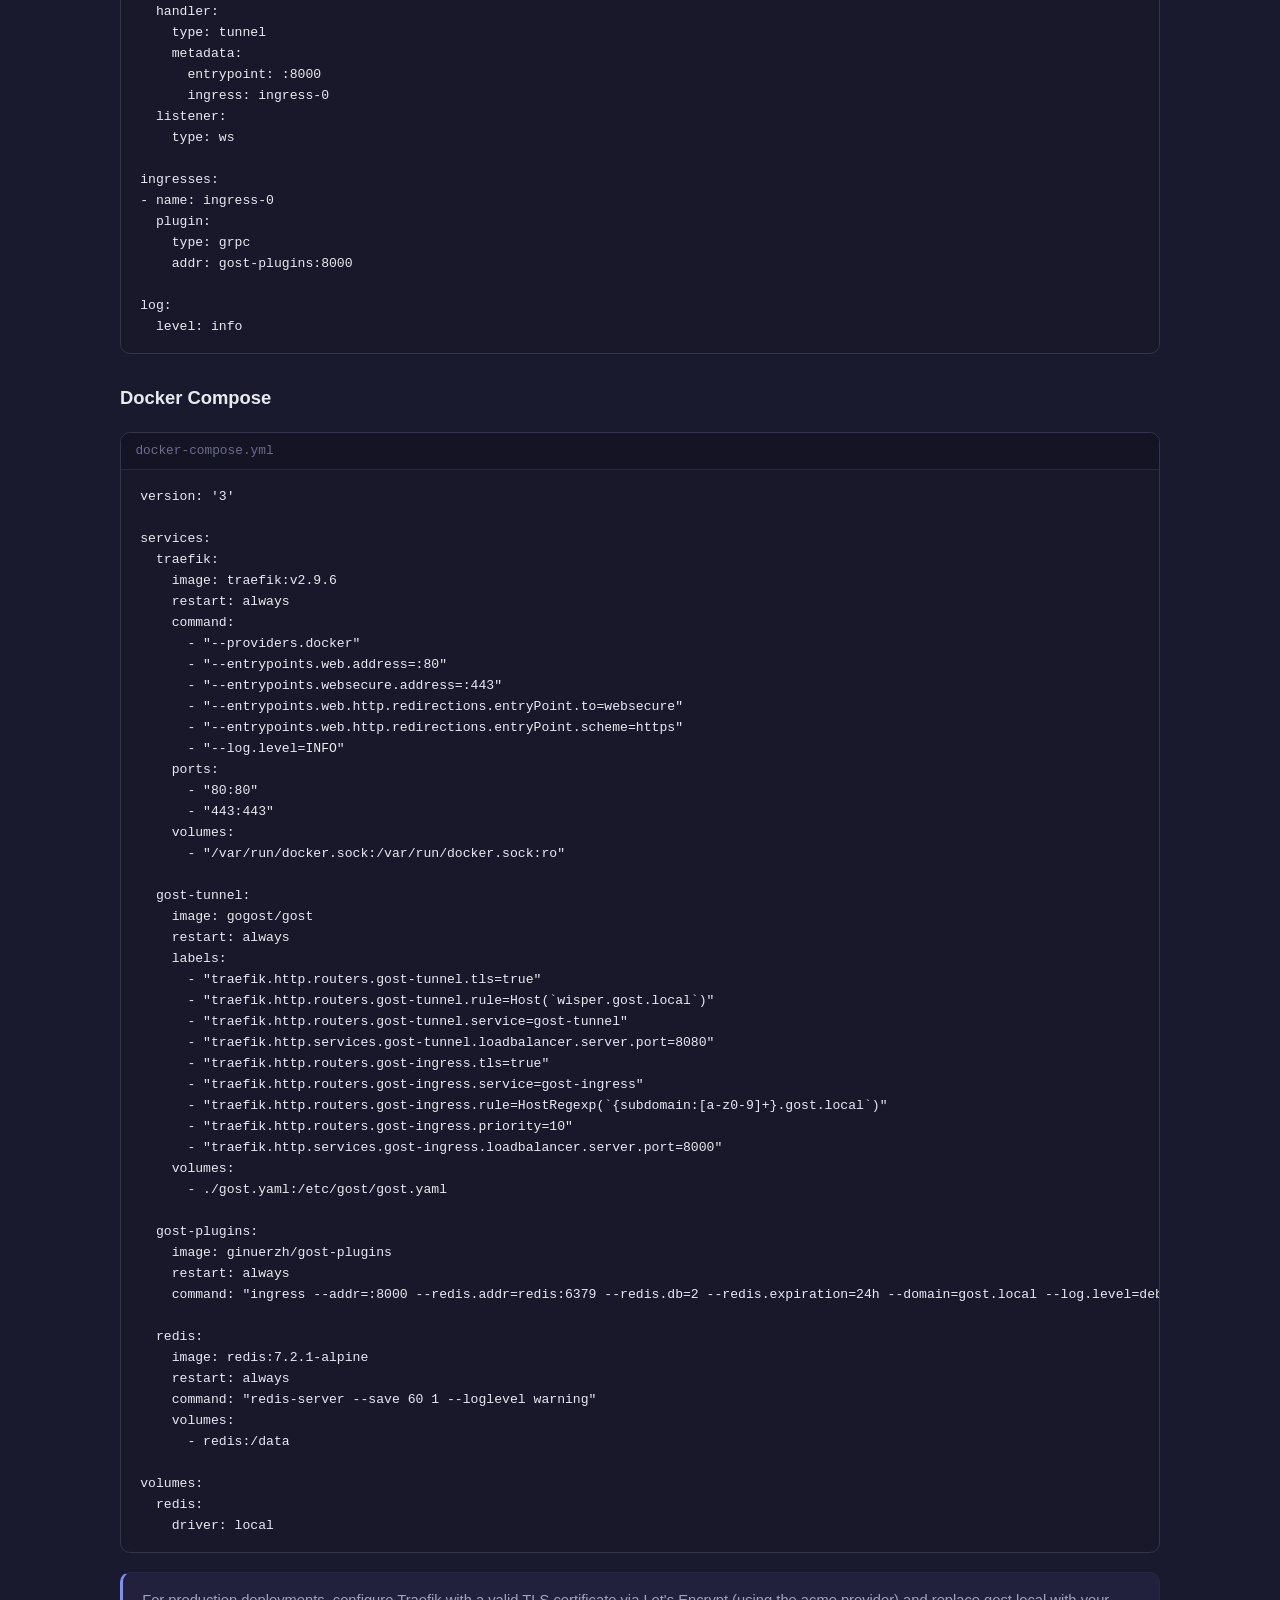
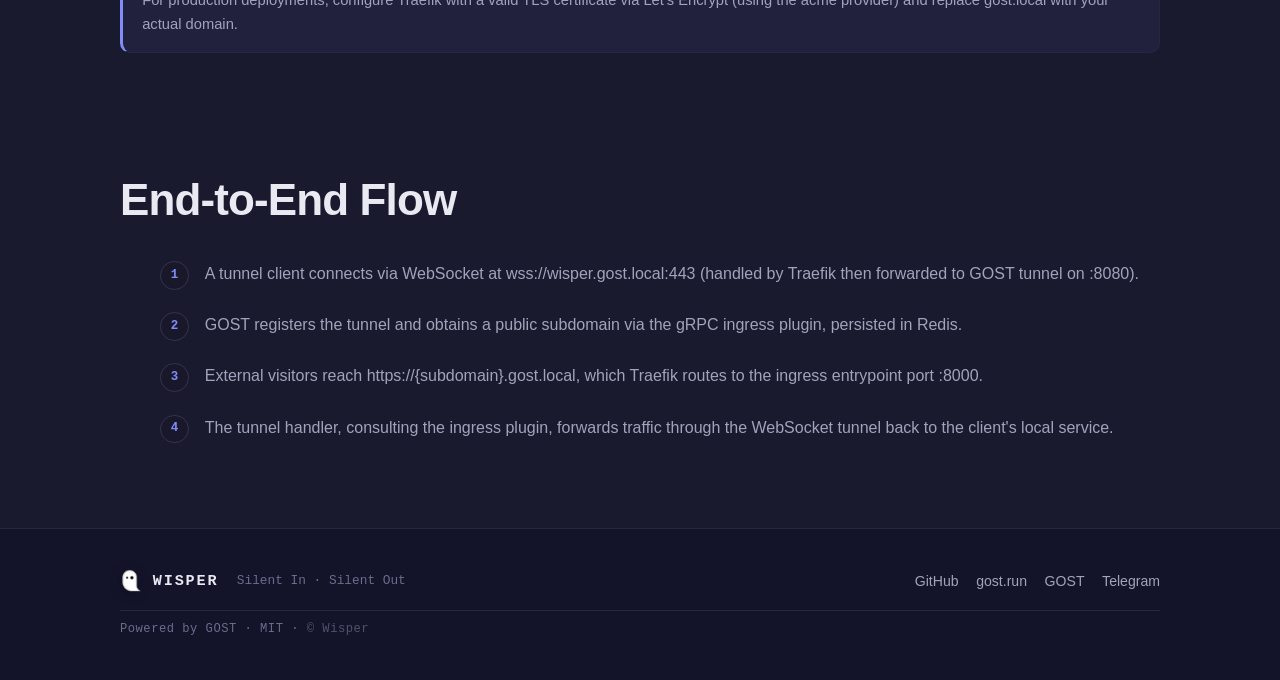
<file: tutorial.html>
<!DOCTYPE html>
<html lang="en" data-theme="dark" data-page="tutorial">
<head>
  <meta charset="UTF-8" />
  <meta name="viewport" content="width=device-width, initial-scale=1.0" />
  <title data-i18n="tutorial.title">Self-Hosted Public Reverse Proxy</title>
  <meta name="description" data-i18n="tutorial.desc" content="Deploy your own GOST-powered public reverse proxy with Docker Compose — Traefik, GOST tunnel, ingress plugins, and Redis, all on your infrastructure." />
  <meta name="theme-color" content="#1a1a2e" />

  <!-- Open Graph -->
  <meta property="og:type" content="website" />
  <meta property="og:title" data-i18n="tutorial.title" content="Self-Hosted Public Reverse Proxy" />
  <meta property="og:description" data-i18n="tutorial.desc" content="Deploy your own GOST-powered public reverse proxy with Docker Compose." />
  <meta property="og:url" content="https://wisper.gost.run/tutorial" />
  <meta property="og:image" content="assets/logo.png" />
  <meta name="twitter:card" content="summary" />

  <link rel="icon" href="assets/favicon.ico" sizes="any" />
  <link rel="apple-touch-icon" href="assets/logo.png" />
  <link rel="preconnect" href="https://fonts.bunny.net" crossorigin />
  <link href="https://fonts.bunny.net/css?family=ibm-plex-mono:400;500;600;700&family=ibm-plex-sans:400;500;600;700&display=swap" rel="stylesheet" />
  <link rel="stylesheet" href="css/style.css?v=___VERSION___" />

  <!-- Theme boot — runs before paint to avoid flash. Default: dark. -->
  <script>
    (function () {
      document.documentElement.classList.add('js');
      try {
        var t = localStorage.getItem('wisper-theme');
        if (t === 'light') document.documentElement.setAttribute('data-theme', 'light');
      } catch (e) {}
    })();
  </script>
</head>

<body>
  <div class="grain" aria-hidden="true"></div>

  <!-- ───────────────────────── NAV ───────────────────────── -->
  <header class="nav" id="nav">
    <div class="nav-inner">
      <a class="brand" href="/" aria-label="Wisper home">
        <img src="assets/logo.png" alt="" class="brand-mark" width="28" height="28" />
        <span class="brand-name">WISPER</span>
      </a>

      <nav class="nav-links" aria-label="Primary">
        <a href="/#features" data-i18n="nav.features">Features</a>
        <a href="/#directions" data-i18n="nav.directions">Directions</a>
        <a href="/#how" data-i18n="nav.how">How it works</a>
        <a href="/#download" data-i18n="nav.download">Download</a>
        <a href="/p2p" data-i18n="nav.p2p">P2P</a>
        <a href="/tutorial" data-i18n="nav.tutorial" aria-current="page">Self-Hosted</a>
      </nav>

      <div class="nav-tools">
        <button class="tool-btn" id="lang-toggle" aria-label="Switch language" title="中文 / EN">
          <span id="lang-label">中文</span>
        </button>
        <button class="tool-btn" id="theme-toggle" aria-label="Toggle color theme" title="Toggle theme">
          <svg class="icon icon-moon" viewBox="0 0 24 24" aria-hidden="true"><path d="M21 12.8A9 9 0 1 1 11.2 3a7 7 0 0 0 9.8 9.8z" /></svg>
          <svg class="icon icon-sun" viewBox="0 0 24 24" aria-hidden="true"><circle cx="12" cy="12" r="4.2" /><path d="M12 2v3M12 19v3M2 12h3M19 12h3M4.9 4.9l2.1 2.1M17 17l2.1 2.1M19.1 4.9L17 7M7 17l-2.1 2.1" /></svg>
        </button>
        <a class="tool-btn ghost" href="https://github.com/go-gost/wisper" target="_blank" rel="noopener" aria-label="GitHub">
          <svg class="icon" viewBox="0 0 24 24" aria-hidden="true"><path d="M12 2a10 10 0 0 0-3.16 19.49c.5.09.68-.22.68-.48v-1.7c-2.78.6-3.37-1.34-3.37-1.34-.45-1.16-1.1-1.47-1.1-1.47-.9-.62.07-.6.07-.6 1 .07 1.53 1.03 1.53 1.03.9 1.52 2.34 1.08 2.91.83.09-.65.35-1.09.63-1.34-2.22-.25-4.55-1.11-4.55-4.94 0-1.09.39-1.98 1.03-2.68-.1-.25-.45-1.27.1-2.65 0 0 .84-.27 2.75 1.02a9.56 9.56 0 0 1 5 0c1.91-1.29 2.75-1.02 2.75-1.02.55 1.38.2 2.4.1 2.65.64.7 1.03 1.59 1.03 2.68 0 3.84-2.34 4.69-4.57 4.94.36.31.68.92.68 1.85v2.74c0 .27.18.58.69.48A10 10 0 0 0 12 2z" /></svg>
        </a>
      </div>
    </div>
  </header>

  <main>
    <!-- ───────────────────────── PAGE HEADER ───────────────────────── -->
    <section class="section">
      <header class="section-head">
        <p class="eyebrow" data-i18n="nav.tutorial">Tutorial</p>
        <h1 class="section-title" data-i18n="tutorial.title">Self-Hosted Public Reverse Proxy</h1>
        <div class="prose" style="margin-top: 1.2rem">
          <p data-i18n="tutorial.desc">Deploy your own GOST-powered public reverse proxy with Docker Compose — Traefik, GOST tunnel, ingress plugins, and Redis, all on your infrastructure.</p>
        </div>
      </header>
    </section>

    <!-- ───────────────────────── ARCHITECTURE ───────────────────────── -->
    <section class="section">
      <h2 class="section-title" data-i18n="tutorial.arch.title">Architecture Overview</h2>
      <div class="prose">
        <p data-i18n="tutorial.arch.desc">The stack consists of four Docker services working in concert. Traefik terminates TLS and routes incoming requests. The GOST tunnel service handles WebSocket tunnel connections from clients. GOST Plugins manages dynamic subdomain-to-tunnel bindings via gRPC with Redis persistence. Together they provide a full self-hosted equivalent of the relay service described in the GOST+ blog.</p>
      </div>
    </section>

    <!-- ───────────────────────── SERVICES ───────────────────────── -->
    <section class="section">
      <h2 class="section-title" data-i18n="tutorial.service">Services</h2>
      <div class="service-grid">
        <article class="service-card">
          <div class="service-name" data-i18n="tutorial.service.traefik.name">Traefik</div>
          <div class="service-role" data-i18n="tutorial.service.traefik.role">TLS Termination / Router</div>
          <p data-i18n="tutorial.service.traefik.desc">Edge reverse proxy. Listens on ports 80 and 443, redirects HTTP to HTTPS, and routes traffic by host rule — wisper.gost.local to the tunnel port, *.gost.local to the ingress entrypoint.</p>
        </article>
        <article class="service-card">
          <div class="service-name" data-i18n="tutorial.service.gost.name">GOST Tunnel</div>
          <div class="service-role" data-i18n="tutorial.service.gost.role">WebSocket Tunnel Handler</div>
          <p data-i18n="tutorial.service.gost.desc">Core tunneling engine. Listens on :8080 for WebSocket tunnel connections and uses a gRPC ingress plugin to resolve which tunnel owns each subdomain.</p>
        </article>
        <article class="service-card">
          <div class="service-name" data-i18n="tutorial.service.plugins.name">GOST Plugins</div>
          <div class="service-role" data-i18n="tutorial.service.plugins.role">Ingress Management</div>
          <p data-i18n="tutorial.service.plugins.desc">Companion container running the ingress subcommand. Connects to Redis to store and retrieve tunnel-to-subdomain bindings with a 24-hour expiration.</p>
        </article>
        <article class="service-card">
          <div class="service-name" data-i18n="tutorial.service.redis.name">Redis</div>
          <div class="service-role" data-i18n="tutorial.service.redis.role">State / Persistence</div>
          <p data-i18n="tutorial.service.redis.desc">Key-value store for ingress mappings. Uses an Alpine image with persistence enabled (save every 60 seconds if at least 1 key changed).</p>
        </article>
      </div>
    </section>

    <!-- ───────────────────────── CONFIGURATION ───────────────────────── -->
    <section class="section">
      <h2 class="section-title" data-i18n="tutorial.config.title">Configuration</h2>

      <h3 style="font-size:1.15rem;font-weight:600;margin:1.8rem 0 .75rem" data-i18n="tutorial.config.gost.title">GOST Configuration (gost.yml)</h3>
      <div class="code-block">
        <div class="code-block-header"><span>gost.yml</span></div>
        <pre><code>services:
- name: service-0
  addr: :8080
  handler:
    type: tunnel
    metadata:
      entrypoint: :8000
      ingress: ingress-0
  listener:
    type: ws

ingresses:
- name: ingress-0
  plugin:
    type: grpc
    addr: gost-plugins:8000

log:
  level: info</code></pre>
      </div>

      <h3 style="font-size:1.15rem;font-weight:600;margin:1.8rem 0 .75rem" data-i18n="tutorial.config.compose.title">Docker Compose</h3>
      <div class="code-block">
        <div class="code-block-header"><span>docker-compose.yml</span></div>
        <pre><code>version: '3'

services:
  traefik:
    image: traefik:v2.9.6
    restart: always
    command:
      - "--providers.docker"
      - "--entrypoints.web.address=:80"
      - "--entrypoints.websecure.address=:443"
      - "--entrypoints.web.http.redirections.entryPoint.to=websecure"
      - "--entrypoints.web.http.redirections.entryPoint.scheme=https"
      - "--log.level=INFO"
    ports:
      - "80:80"
      - "443:443"
    volumes:
      - "/var/run/docker.sock:/var/run/docker.sock:ro"

  gost-tunnel:
    image: gogost/gost
    restart: always
    labels:
      - "traefik.http.routers.gost-tunnel.tls=true"
      - "traefik.http.routers.gost-tunnel.rule=Host(`wisper.gost.local`)"
      - "traefik.http.routers.gost-tunnel.service=gost-tunnel"
      - "traefik.http.services.gost-tunnel.loadbalancer.server.port=8080"
      - "traefik.http.routers.gost-ingress.tls=true"
      - "traefik.http.routers.gost-ingress.service=gost-ingress"
      - "traefik.http.routers.gost-ingress.rule=HostRegexp(`{subdomain:[a-z0-9]+}.gost.local`)"
      - "traefik.http.routers.gost-ingress.priority=10"
      - "traefik.http.services.gost-ingress.loadbalancer.server.port=8000"
    volumes:
      - ./gost.yaml:/etc/gost/gost.yaml

  gost-plugins:
    image: ginuerzh/gost-plugins
    restart: always
    command: "ingress --addr=:8000 --redis.addr=redis:6379 --redis.db=2 --redis.expiration=24h --domain=gost.local --log.level=debug"

  redis:
    image: redis:7.2.1-alpine
    restart: always
    command: "redis-server --save 60 1 --loglevel warning"
    volumes:
      - redis:/data

volumes:
  redis:
    driver: local</code></pre>
      </div>

      <div class="note" data-i18n="note.tls">For production deployments, configure Traefik with a valid TLS certificate via Let's Encrypt (using the acme provider) and replace gost.local with your actual domain.</div>
    </section>

    <!-- ───────────────────────── END-TO-END FLOW ───────────────────────── -->
    <section class="section">
      <h2 class="section-title" data-i18n="tutorial.flow.title">End-to-End Flow</h2>
      <ol class="flow-steps">
        <li class="flow-step" data-i18n="tutorial.flow.step1">A tunnel client connects via WebSocket at wss://wisper.gost.local:443 (handled by Traefik then forwarded to GOST tunnel on :8080).</li>
        <li class="flow-step" data-i18n="tutorial.flow.step2">GOST registers the tunnel and obtains a public subdomain via the gRPC ingress plugin, persisted in Redis.</li>
        <li class="flow-step" data-i18n="tutorial.flow.step3">External visitors reach https://{subdomain}.gost.local, which Traefik routes to the ingress entrypoint port :8000.</li>
        <li class="flow-step" data-i18n="tutorial.flow.step4">The tunnel handler, consulting the ingress plugin, forwards traffic through the WebSocket tunnel back to the client's local service.</li>
      </ol>
    </section>
  </main>

  <!-- ───────────────────────── FOOTER ───────────────────────── -->
  <footer class="footer">
    <div class="footer-inner">
      <div class="footer-brand">
        <img src="assets/logo.png" alt="" class="brand-mark" width="24" height="24" />
        <span class="brand-name">WISPER</span>
        <span class="footer-tag" data-i18n="footer.tag">Silent In · Silent Out</span>
      </div>
      <nav class="footer-links" aria-label="Footer">
        <a href="https://github.com/go-gost/wisper" target="_blank" rel="noopener">GitHub</a>
        <a href="https://gost.run" target="_blank" rel="noopener">gost.run</a>
        <a href="https://github.com/go-gost/gost" target="_blank" rel="noopener">GOST</a>
        <a href="https://t.me/gogost" target="_blank" rel="noopener">Telegram</a>
      </nav>
      <p class="footer-meta mono">
        <span data-i18n="footer.powered">Powered by GOST</span> · MIT · <span class="dim">&copy; Wisper</span>
      </p>
    </div>
  </footer>

  <script src="js/i18n.js?v=___VERSION___"></script>
  <script src="js/theme.js?v=___VERSION___"></script>
  <script src="js/main.js?v=___VERSION___"></script>
</body>
</html>
</file>
<file: css/style.css>
/* ============================================================
   Wisper — wisper.gost.run
   Industrial-terminal × refined-minimalist. Dark default.
   ============================================================ */

/* ── Tokens: dark (default) ─────────────────────────────── */
:root {
  --bg:          #1a1a2e;
  --bg-deep:     #13132a;
  --surface:     #21213d;
  --surface-2:   #292949;
  --border:      #34344f;
  --border-sub:  #272744;
  --text:        #e9e9f2;
  --text-2:      #a2a2bc;
  --text-3:      #6c6c8c;
  --accent:      #818cf8;
  --accent-2:    #a5b4fc;
  --accent-ink:  #c7d2fe;
  --green:       #4ade80;
  --grid:        rgba(180,190,255,.05);
  --glow:        rgba(129,140,248,.22);
  --shadow:      rgba(0,0,0,.45);
  --shadow-soft: rgba(0,0,0,.25);

  --dot-r: #e06c75;
  --dot-y: #d9b346;
  --dot-g: #5bb871;

  --r-sm: 6px;
  --r-md: 10px;
  --r-lg: 16px;
  --r-pill: 999px;

  --maxw: 1120px;
  --pad: clamp(1.1rem, 4vw, 2.5rem);

  --font-sans: 'IBM Plex Sans', -apple-system, BlinkMacSystemFont, 'Segoe UI', sans-serif;
  --font-mono: 'IBM Plex Mono', ui-monospace, 'SF Mono', Menlo, Consolas, monospace;

  --ease: cubic-bezier(.22,.61,.36,1);
  color-scheme: dark;
}

/* ── Tokens: light ──────────────────────────────────────── */
[data-theme="light"] {
  --bg:          #fafafb;
  --bg-deep:     #eeeef4;
  --surface:     #ffffff;
  --surface-2:   #f5f5fa;
  --border:      #e2e3ee;
  --border-sub:  #ededf3;
  --text:        #14142a;
  --text-2:      #54546b;
  --text-3:      #8e8ea3;
  --accent:      #4f46e5;
  --accent-2:    #6366f1;
  --accent-ink:  #4338ca;
  --green:       #059669;
  --grid:        rgba(30,30,70,.045);
  --glow:        rgba(79,70,229,.16);
  --shadow:      rgba(20,20,42,.10);
  --shadow-soft: rgba(20,20,42,.05);

  --dot-r: #e06c75;
  --dot-y: #d9b346;
  --dot-g: #5bb871;
  color-scheme: light;
}

/* ── Reset ──────────────────────────────────────────────── */
*, *::before, *::after { box-sizing: border-box; }
* { margin: 0; }
html { scroll-behavior: smooth; -webkit-text-size-adjust: 100%; }
body {
  font-family: var(--font-sans);
  background: var(--bg);
  color: var(--text);
  line-height: 1.6;
  font-size: 16px;
  -webkit-font-smoothing: antialiased;
  text-rendering: optimizeLegibility;
  overflow-x: hidden;
  transition: background-color .4s var(--ease), color .4s var(--ease);
}
img, svg { display: block; max-width: 100%; }
a { color: inherit; text-decoration: none; }
button { font: inherit; color: inherit; background: none; border: none; cursor: pointer; }
.mono { font-family: var(--font-mono); }
::selection { background: var(--accent); color: #fff; }

/* ── Grain overlay ──────────────────────────────────────── */
.grain {
  position: fixed; inset: 0; z-index: 1; pointer-events: none;
  opacity: .035; mix-blend-mode: overlay;
  background-image: url("data:image/svg+xml,%3Csvg xmlns='http://www.w3.org/2000/svg' width='160' height='160'%3E%3Cfilter id='n'%3E%3CfeTurbulence type='fractalNoise' baseFrequency='.85' numOctaves='2'/%3E%3C/filter%3E%3Crect width='100%25' height='100%25' filter='url(%23n)'/%3E%3C/svg%3E");
}

/* ── Layout helpers ─────────────────────────────────────── */
.section { max-width: var(--maxw); margin: 0 auto; padding: clamp(4rem, 9vw, 7rem) var(--pad); position: relative; z-index: 2; }
.section-head { margin-bottom: clamp(2rem, 5vw, 3.25rem); max-width: 42rem; }
.eyebrow {
  font-family: var(--font-mono);
  font-size: .76rem; font-weight: 500; letter-spacing: .26em; text-transform: uppercase;
  color: var(--accent); margin-bottom: 1rem; display: inline-flex; align-items: center; gap: .6rem;
}
.eyebrow::before { content: ""; width: 26px; height: 1px; background: var(--accent); opacity: .7; }
.section-title { font-size: clamp(1.7rem, 4vw, 2.75rem); font-weight: 600; line-height: 1.12; letter-spacing: -.02em; margin-bottom: 1rem; }

[data-page] .section { padding: clamp(2rem, 4vw, 3.5rem) var(--pad); }

/* ── Buttons ────────────────────────────────────────────── */
.btn {
  display: inline-flex; align-items: center; gap: .55rem;
  padding: .8rem 1.4rem; border-radius: var(--r-md);
  font-weight: 500; font-size: .96rem; letter-spacing: -.01em;
  border: 1px solid transparent; transition: transform .2s var(--ease), background .2s, border-color .2s, box-shadow .2s;
}
.btn .icon { width: 18px; height: 18px; stroke: currentColor; fill: none; stroke-width: 2; stroke-linecap: round; stroke-linejoin: round; }
.btn-primary { background: var(--accent); color: #fff; box-shadow: 0 8px 24px -8px var(--glow); }
.btn-primary:hover { transform: translateY(-2px); box-shadow: 0 14px 30px -10px var(--glow); background: var(--accent-2); }
.btn-ghost { border-color: var(--border); color: var(--text); background: var(--surface); }
.btn-ghost:hover { transform: translateY(-2px); border-color: var(--accent); color: var(--accent-ink); }

.tool-btn {
  display: inline-grid; place-items: center; width: 38px; height: 38px;
  border-radius: var(--r-sm); border: 1px solid var(--border-sub); color: var(--text-2);
  background: transparent; transition: color .2s, border-color .2s, background .2s;
}
.tool-btn:hover { color: var(--accent-ink); border-color: var(--accent); background: var(--surface); }
.tool-btn .icon { width: 18px; height: 18px; fill: currentColor; stroke: none; }
.tool-btn .icon-sun { display: none; }
[data-theme="light"] .icon-moon { display: none; }
[data-theme="light"] .icon-sun { display: block; }
#lang-toggle { width: auto; padding: 0 .8rem; font-family: var(--font-mono); font-size: .82rem; }

/* ── NAV ────────────────────────────────────────────────── */
.nav {
  position: sticky; top: 0; z-index: 50;
  backdrop-filter: blur(14px) saturate(140%);
  -webkit-backdrop-filter: blur(14px) saturate(140%);
  background: color-mix(in srgb, var(--bg) 72%, transparent);
  border-bottom: 1px solid transparent;
  transition: border-color .3s, background .3s;
}
.nav.scrolled { border-bottom-color: var(--border); background: color-mix(in srgb, var(--bg) 88%, transparent); }
.nav-inner { max-width: var(--maxw); margin: 0 auto; padding: .8rem var(--pad); display: flex; align-items: center; gap: 1rem; }
.brand { display: inline-flex; align-items: center; gap: .6rem; margin-right: auto; }
.brand-mark { width: 28px; height: 28px; border-radius: 7px; filter: drop-shadow(0 2px 6px var(--shadow-soft)); }
.brand-name { font-family: var(--font-mono); font-weight: 600; letter-spacing: .12em; font-size: .95rem; }
.nav-links { display: flex; gap: .35rem; }
.nav-links a {
  padding: .45rem .8rem; border-radius: var(--r-sm); font-size: .9rem; color: var(--text-2);
  transition: color .2s, background .2s;
}
.nav-links a:hover { color: var(--text); background: var(--surface); }
.nav-tools { display: flex; gap: .45rem; align-items: center; }

/* ── HERO ───────────────────────────────────────────────── */
.hero { position: relative; overflow: hidden; padding-top: clamp(2rem, 6vw, 4rem); }
.hero-bg { position: absolute; inset: 0; z-index: 0; pointer-events: none; }
.grid-layer {
  position: absolute; inset: -2px;
  background-image:
    linear-gradient(to right, var(--grid) 1px, transparent 1px),
    linear-gradient(to bottom, var(--grid) 1px, transparent 1px);
  background-size: 46px 46px;
  -webkit-mask-image: radial-gradient(ellipse 80% 60% at 50% 30%, #000 30%, transparent 78%);
          mask-image: radial-gradient(ellipse 80% 60% at 50% 30%, #000 30%, transparent 78%);
}
.hero-glow {
  position: absolute; right: -10%; top: 8%; width: 60vw; height: 60vw; max-width: 760px; max-height: 760px;
  background: radial-gradient(circle, var(--glow) 0%, transparent 62%);
  filter: blur(20px);
}
.packet {
  position: absolute; top: var(--top); left: -3%;
  width: 5px; height: 5px; border-radius: 50%;
  background: var(--accent-2);
  box-shadow: 0 0 10px 2px var(--glow), 0 0 3px var(--accent-2);
  opacity: 0;
  animation: flow var(--dur, 8s) linear var(--delay, 0s) infinite;
}
.packet.alt { background: var(--green); box-shadow: 0 0 10px 2px rgba(74,222,128,.25); }
@keyframes flow {
  0%   { left: -3%;  opacity: 0; }
  8%   { opacity: .9; }
  92%  { opacity: .9; }
  100% { left: 103%; opacity: 0; }
}

.hero-inner {
  position: relative; z-index: 2;
  max-width: var(--maxw); margin: 0 auto; padding: clamp(2.5rem, 7vw, 5.5rem) var(--pad) clamp(3rem, 7vw, 5rem);
  display: grid; grid-template-columns: 1.05fr .95fr; gap: clamp(2rem, 5vw, 4rem); align-items: center;
}
.hero-copy .eyebrow { margin-bottom: 1.4rem; }
.hero-title {
  font-family: var(--font-sans);
  font-size: clamp(2.5rem, 7vw, 4.7rem);
  font-weight: 600; line-height: 1.02; letter-spacing: -.035em;
  margin-bottom: 1rem;
}
.hero-title span { display: inline-block; }
/* "Silent" words fade like a whisper; "In,"/"Out." are the accent action */
.hero-title span:nth-child(1),
.hero-title span:nth-child(4) {
  background: linear-gradient(180deg, var(--text) 10%, var(--text-3) 95%);
  -webkit-background-clip: text; background-clip: text;
  -webkit-text-fill-color: transparent; color: transparent;
}
.hero-title span:nth-child(2),
.hero-title span:nth-child(5) { color: var(--accent); }
.hero-tag { color: var(--text-2); font-size: 1rem; letter-spacing: .02em; margin-bottom: 1.3rem; }
.hero-desc { color: var(--text-2); font-size: 1.05rem; max-width: 32rem; margin-bottom: 2rem; }
.hero-cta { display: flex; flex-wrap: wrap; gap: .8rem; }

/* ── Terminal ───────────────────────────────────────────── */
.terminal {
  position: relative;
  background: var(--surface);
  border: 1px solid var(--border);
  border-radius: var(--r-lg);
  box-shadow: 0 30px 70px -30px var(--shadow), 0 0 0 1px var(--border-sub), 0 0 60px -20px var(--glow);
  overflow: hidden;
  font-size: .9rem;
}
.term-chrome {
  display: flex; align-items: center; gap: .5rem;
  padding: .7rem .9rem; border-bottom: 1px solid var(--border-sub);
  background: var(--surface-2);
}
.term-dot { width: 11px; height: 11px; border-radius: 50%; }
.term-dot:nth-child(1) { background: var(--dot-r); }
.term-dot:nth-child(2) { background: var(--dot-y); }
.term-dot:nth-child(3) { background: var(--dot-g); }
.term-title { margin-left: .5rem; font-size: .78rem; color: var(--text-3); letter-spacing: .05em; }
.term-spacer { flex: 1; }
.term-pill { font-size: .7rem; color: var(--text-3); border: 1px solid var(--border-sub); padding: .2rem .55rem; border-radius: var(--r-pill); }
.term-body {
  padding: 1.3rem 1.4rem 1.5rem; min-height: 13.5rem;
  font-size: .88rem; line-height: 1.85; color: var(--text); white-space: pre-wrap; word-break: break-all;
}
.term-body .ln { display: block; opacity: 0; transform: translateY(4px); animation: lineIn .4s var(--ease) forwards; }
@keyframes lineIn { to { opacity: 1; transform: none; } }
.ln-prompt { color: var(--accent-2); }
.ln-banner { color: var(--text-2); }
.ln-banner .logo-mark { color: var(--accent); }
.ln-wait { color: var(--text-3); }
.ln-ok .ok { color: var(--green); margin-right: .35rem; }
.ln-ok .url { color: var(--accent-ink); }
.cursor {
  display: inline-block; width: .55em; height: 1.05em; vertical-align: -.18em;
  background: var(--accent); margin-left: 1px; animation: blink 1s steps(2) infinite;
}
@keyframes blink { 50% { opacity: 0; } }
.term-live {
  display: inline-flex; align-items: center; gap: .35rem; margin-left: .7rem;
  font-size: .72rem; color: var(--green);
  opacity: 0; transform: translateY(2px); transition: opacity .4s, transform .4s;
}
.term-live.show { opacity: 1; transform: none; }
.live-dot { width: 7px; height: 7px; border-radius: 50%; background: var(--green); box-shadow: 0 0 8px var(--green); animation: pulse 1.6s ease-in-out infinite; }
@keyframes pulse { 50% { opacity: .4; } }
.term-body.demo-video { padding: 0; min-height: 0; white-space: normal; word-break: normal; }
.demo-video-link {
  display: block; position: relative; overflow: hidden;
}
.demo-video-link .demo-play {
  position: absolute; inset: 0; display: flex; align-items: center; justify-content: center;
  background: rgba(0,0,0,.3); font-size: 3rem; color: #fff; opacity: 0; transition: opacity .3s;
}
.demo-video-link:hover .demo-play,
.demo-video-link:focus-visible .demo-play { opacity: 1; }

/* ── Trust strip ────────────────────────────────────────── */
.strip { border-top: 1px solid var(--border-sub); border-bottom: 1px solid var(--border-sub); background: var(--bg-deep); position: relative; z-index: 2; }
.strip-inner {
  max-width: var(--maxw); margin: 0 auto; padding: 1rem var(--pad);
  display: flex; flex-wrap: wrap; align-items: center; justify-content: center; gap: .8rem 1.4rem;
  font-family: var(--font-mono); font-size: .78rem; color: var(--text-3); letter-spacing: .04em;
}
.strip .sep { width: 4px; height: 4px; border-radius: 50%; background: var(--border); }

/* ── Feature cards ──────────────────────────────────────── */
.cards { display: grid; grid-template-columns: repeat(auto-fit, minmax(190px, 1fr)); gap: 1rem; }
.card {
  position: relative; padding: 1.5rem 1.4rem; border-radius: var(--r-md);
  background: var(--surface); border: 1px solid var(--border-sub);
  transition: transform .25s var(--ease), border-color .25s, box-shadow .25s, background .25s;
  overflow: hidden;
}
.card::after {
  content: ""; position: absolute; inset: 0; border-radius: inherit; pointer-events: none;
  background: radial-gradient(120px 80px at 80% 0%, var(--glow), transparent 70%);
  opacity: 0; transition: opacity .3s;
}
.card:hover { transform: translateY(-4px); border-color: var(--accent); box-shadow: 0 18px 40px -22px var(--shadow); }
.card:hover::after { opacity: 1; }
.card-top { display: flex; align-items: center; justify-content: space-between; margin-bottom: 1.1rem; }
.card-glyph { display: inline-flex; align-items: center; justify-content: center; width: 1.75rem; height: 1.75rem; font-size: 1.5rem; filter: grayscale(.1); }
.card-glyph svg { width: 1.5rem; height: 1.5rem; stroke: currentColor; fill: none; stroke-width: 2; stroke-linecap: round; stroke-linejoin: round; }
.card-tag { font-size: .68rem; color: var(--text-3); letter-spacing: .16em; }
.card-name { font-size: 1.2rem; font-weight: 600; margin-bottom: .4rem; letter-spacing: -.01em; }
.card-desc { color: var(--text-2); font-size: .92rem; margin-bottom: 1.2rem; min-height: 2.6em; }
.card-url {
  display: block; font-size: .76rem; color: var(--accent-ink);
  padding: .45rem .6rem; border-radius: var(--r-sm); background: var(--bg-deep);
  border: 1px solid var(--border-sub); overflow: hidden; text-overflow: ellipsis; white-space: nowrap;
}

/* ── Directions (In / Out) ──────────────────────────────── */
.dir-grid { display: grid; grid-template-columns: 1fr 1fr; gap: 1.25rem; }
.dir-card {
  position: relative; padding: 2rem 1.8rem; border-radius: var(--r-lg);
  background: var(--surface); border: 1px solid var(--border-sub); overflow: hidden;
}
.dir-card::before {
  content: ""; position: absolute; inset: 0; opacity: .5; pointer-events: none;
  background: linear-gradient(180deg, transparent, var(--bg-deep));
}
.dir-card > * { position: relative; }
.dir-arrow { display: block; width: 88px; margin-bottom: 1.4rem; }
.flow-svg { width: 100%; height: auto; overflow: visible; }
.flow-line { stroke: var(--border); stroke-width: 1.5; stroke-dasharray: 4 4; }
.dir-card:hover .flow-line { stroke: var(--accent); animation: dash 1s linear infinite; }
@keyframes dash { to { stroke-dashoffset: -16; } }
.flow-head { fill: none; stroke: var(--accent); stroke-width: 2; stroke-linecap: round; stroke-linejoin: round; }
.flow-dot { fill: var(--accent); }
.dir-card.in .flow-head, .dir-card.in .flow-dot { fill: var(--green); stroke: var(--green); }
.dir-card.in:hover .flow-line { stroke: var(--green); }
.dir-badge { font-size: .7rem; letter-spacing: .2em; color: var(--accent); padding: .25rem .6rem; border: 1px solid var(--accent); border-radius: var(--r-pill); display: inline-block; margin-bottom: .9rem; }
.dir-card.in .dir-badge { color: var(--green); border-color: var(--green); }
.dir-name { font-size: 1.45rem; font-weight: 600; margin-bottom: .5rem; letter-spacing: -.02em; }
.dir-desc { color: var(--text-2); margin-bottom: 1.2rem; max-width: 26rem; }
.dir-sub { font-size: .76rem; color: var(--text-3); letter-spacing: .04em; }

/* ── How it works ───────────────────────────────────────── */
.steps { list-style: none; display: grid; grid-template-columns: repeat(3, 1fr); gap: 1.25rem; counter-reset: step; position: relative; }
.steps::before {
  content: ""; position: absolute; top: 1.6rem; left: 14%; right: 14%; height: 1px;
  background: linear-gradient(90deg, transparent, var(--border) 12%, var(--border) 88%, transparent);
}
.step { position: relative; padding-top: .4rem; }
.step-no {
  display: grid; place-items: center; width: 3.2rem; height: 3.2rem; border-radius: 50%;
  background: var(--bg-deep); border: 1px solid var(--border); color: var(--accent);
  font-size: .95rem; font-weight: 600; margin-bottom: 1.2rem; position: relative; z-index: 1;
}
.step-name { font-size: 1.15rem; font-weight: 600; margin-bottom: .35rem; letter-spacing: -.01em; }
.step-desc { color: var(--text-2); font-size: .92rem; }

/* ── Stats dashboard ────────────────────────────────────── */
.dash {
  border-radius: var(--r-lg); border: 1px solid var(--border); background: var(--surface); overflow: hidden;
  box-shadow: 0 24px 60px -30px var(--shadow);
}
.dash-bar { display: flex; align-items: center; justify-content: space-between; padding: .8rem 1.2rem; border-bottom: 1px solid var(--border-sub); background: var(--surface-2); }
.dash-label { font-size: .8rem; color: var(--text-2); }
.dash-state { display: inline-flex; align-items: center; gap: .45rem; font-size: .74rem; color: var(--green); }
.dash-grid { display: grid; grid-template-columns: repeat(4, 1fr); }
.stat { padding: 1.4rem 1.2rem; border-right: 1px solid var(--border-sub); }
.stat:last-child { border-right: none; }
.stat-k { display: block; font-size: .7rem; letter-spacing: .14em; color: var(--text-3); margin-bottom: .55rem; }
.stat-v { font-size: 1.4rem; font-weight: 600; letter-spacing: -.02em; }
.spark { display: flex; align-items: flex-end; gap: 4px; height: 56px; padding: 1rem 1.2rem; border-top: 1px solid var(--border-sub); background: var(--bg-deep); }
.spark span { flex: 1; background: linear-gradient(180deg, var(--accent), var(--accent-2)); border-radius: 2px 2px 0 0; opacity: .8; transform-origin: bottom; animation: bar 2.4s var(--ease) infinite alternate; }
.spark span:nth-child(2n) { background: linear-gradient(180deg, var(--green), #34d399); animation-duration: 3s; }
@keyframes bar { from { transform: scaleY(.25); } to { transform: scaleY(1); } }

/* ── Download ───────────────────────────────────────────── */
.dl-grid { display: grid; grid-template-columns: repeat(3, 1fr); gap: 1rem; }
.dl {
  display: flex; flex-direction: column; gap: .35rem; padding: 1.4rem 1.3rem;
  border-radius: var(--r-md); background: var(--surface); border: 1px solid var(--border-sub);
  transition: transform .25s var(--ease), border-color .25s, box-shadow .25s;
}
.dl:hover { transform: translateY(-4px); border-color: var(--accent); box-shadow: 0 18px 40px -24px var(--shadow); }
.dl.disabled { opacity: .45; pointer-events: none; cursor: not-allowed; filter: grayscale(.5); }
.dl-glyph { font-size: 1.7rem; margin-bottom: .4rem; }
.dl-glyph svg { width: 1.7rem; height: 1.7rem; display: block; fill: none; stroke: currentColor; stroke-width: 2; stroke-linecap: round; stroke-linejoin: round; }
.dl-name { font-size: 1.1rem; font-weight: 600; letter-spacing: -.01em; }
.dl-sub { font-size: .76rem; color: var(--text-3); }

/* ── Footer ─────────────────────────────────────────────── */
.footer { border-top: 1px solid var(--border-sub); background: var(--bg-deep); position: relative; z-index: 2; }
.footer-inner { max-width: var(--maxw); margin: 0 auto; padding: 2.5rem var(--pad); display: flex; flex-wrap: wrap; align-items: center; gap: 1rem 1.5rem; }
.footer-brand { display: flex; align-items: center; gap: .55rem; margin-right: auto; }
.footer-brand .brand-mark { width: 24px; height: 24px; }
.footer-tag { font-family: var(--font-mono); font-size: .8rem; color: var(--text-3); margin-left: .6rem; }
.footer-links { display: flex; flex-wrap: wrap; gap: 1.1rem; }
.footer-links a { font-size: .88rem; color: var(--text-2); transition: color .2s; }
.footer-links a:hover { color: var(--accent-ink); }
.footer-meta { width: 100%; font-size: .76rem; color: var(--text-3); letter-spacing: .04em; padding-top: .6rem; border-top: 1px solid var(--border-sub); }
.footer-meta .dim { opacity: .7; }

/* ── Reveal on scroll (no-JS: visible by default) ───────── */
.js .reveal { opacity: 0; transform: translateY(22px); transition: opacity .7s var(--ease), transform .7s var(--ease); }
.js .reveal.in { opacity: 1; transform: none; }

/* sticky-nav offset for in-page anchors */
main section[id], #top { scroll-margin-top: 84px; }

/* ── Responsive ─────────────────────────────────────────── */
@media (max-width: 980px) {
  .hero-inner { grid-template-columns: 1fr; }
  .cards { grid-template-columns: repeat(2, 1fr); }
  .dir-grid { grid-template-columns: 1fr; }
  .dl-grid { grid-template-columns: repeat(2, 1fr); }
  .dash-grid { grid-template-columns: repeat(2, 1fr); }
  .stat:nth-child(2) { border-right: none; }
  .stat:nth-child(1), .stat:nth-child(2) { border-bottom: 1px solid var(--border-sub); }
}
@media (max-width: 860px) {
  .nav-inner { flex-wrap: wrap; row-gap: .5rem; }
  .nav-tools { order: 2; }
  .nav-links {
    order: 3; width: 100%;
    overflow-x: auto; -webkit-overflow-scrolling: touch;
    scrollbar-width: none;
  }
  .nav-links::-webkit-scrollbar { display: none; }
  .nav-links a { white-space: nowrap; }
}
@media (max-width: 640px) {
  .cards { grid-template-columns: 1fr; }
  .steps { grid-template-columns: 1fr; gap: 1.6rem; }
  .steps::before { display: none; }
  .dl-grid { grid-template-columns: 1fr 1fr; }
  .dash-grid { grid-template-columns: 1fr 1fr; }
  .footer-links { width: 100%; }
  .hero-cta .btn { flex: 1; justify-content: center; }
}

/* ── Reduced motion ─────────────────────────────────────── */
@media (prefers-reduced-motion: reduce) {
  *, *::before, *::after { animation-duration: .001ms !important; animation-iteration-count: 1 !important; transition-duration: .001ms !important; }
  .packet { display: none; }
  .reveal { opacity: 1; transform: none; }
  html { scroll-behavior: auto; }
}

/* ── Tutorial page ────────────────────────────────────── */
/* Active nav state for secondary pages */
.nav-links a[aria-current="page"] {
  color: var(--text);
  background: var(--surface);
}

/* Prose / documentation text */
.prose  { max-width: 42rem; }
.prose p { color: var(--text-2); line-height: 1.7; margin-bottom: 1rem; }

/* Code block: config file display */
.code-block {
  background: color-mix(in srgb, var(--bg) 92%, #000);
  border: 1px solid var(--border);
  border-radius: var(--r-md);
  overflow: hidden;
  margin: 1.2rem 0;
}
.code-block-header {
  display: flex;
  align-items: center;
  padding: .5rem .9rem;
  background: color-mix(in srgb, var(--surface) 60%, #000);
  border-bottom: 1px solid var(--border-sub);
  font-size: .8rem;
  color: var(--text-3);
  font-family: var(--font-mono);
}
.code-block pre {
  padding: 1rem 1.2rem;
  margin: 0;
  overflow-x: auto;
  -webkit-overflow-scrolling: touch;
  font-family: var(--font-mono);
  font-size: .82rem;
  line-height: 1.6;
  color: var(--text);
}
.code-block code { font-family: var(--font-mono); }
[data-theme="light"] .code-block { background: var(--surface-2); }
[data-theme="light"] .code-block-header { background: color-mix(in srgb, var(--surface-2) 80%, #000); }

/* Service grid: 4 service cards (2×2) */
.service-grid {
  display: grid;
  grid-template-columns: repeat(2, 1fr);
  gap: 1rem;
  margin: 1.5rem 0;
}
.service-card {
  padding: 1.3rem 1.2rem;
  border-radius: var(--r-md);
  background: var(--surface);
  border: 1px solid var(--border-sub);
  transition: border-color .25s var(--ease);
}
.service-card:hover { border-color: var(--accent); }
.service-card .service-name {
  font-family: var(--font-mono);
  font-weight: 600; font-size: 1rem;
  margin-bottom: .15rem;
}
.service-card .service-role {
  font-size: .7rem;
  letter-spacing: .12em;
  color: var(--accent);
  font-family: var(--font-mono);
  text-transform: uppercase;
  margin-bottom: .6rem;
}
.service-card p { color: var(--text-2); font-size: .9rem; line-height: 1.6; }

/* Flow steps: numbered list with circle markers */
.flow-steps {
  list-style: none;
  counter-reset: fstep;
  margin: 1.5rem 0;
}
.flow-step {
  counter-increment: fstep;
  padding: .8rem 0 .8rem 2.8rem;
  position: relative;
  color: var(--text-2);
  line-height: 1.6;
}
.flow-step::before {
  content: counter(fstep);
  position: absolute; left: 0; top: .8rem;
  width: 1.8rem; height: 1.8rem;
  border-radius: 50%;
  background: color-mix(in srgb, var(--bg) 92%, #000);
  border: 1px solid var(--border);
  color: var(--accent);
  font-family: var(--font-mono);
  font-size: .78rem;
  font-weight: 600;
  display: grid;
  place-items: center;
}

/* Note / callout */
.note {
  padding: 1rem 1.2rem;
  border-radius: var(--r-md);
  background: var(--surface);
  border: 1px solid var(--border-sub);
  border-left: 3px solid var(--accent);
  margin: 1.2rem 0;
  font-size: .92rem;
  color: var(--text-2);
  line-height: 1.6;
}

/* Diagram: inline SVG figure in doc pages */
.diagram {
  background: var(--surface);
  border: 1px solid var(--border-sub);
  border-radius: var(--r-md);
  padding: 1.4rem 1.2rem;
  margin: 1.5rem 0;
}
.diagram svg { width: 100%; height: auto; display: block; }
.diagram img { width: 100%; height: auto; display: block; border-radius: var(--r-sm); }
.diagram.narrow img { max-width: 520px; margin: 0 auto; }
.diagram-cap {
  color: var(--text-3);
  font-size: .84rem;
  line-height: 1.55;
  text-align: center;
  margin-top: 1rem;
}
.dgm-box { fill: var(--bg); stroke: var(--border); stroke-width: 1.5; }
.dgm-box-accent { fill: var(--surface); stroke: var(--accent); stroke-width: 1.5; }
.dgm-line { stroke: var(--border); stroke-width: 2; fill: none; }
.dgm-direct { stroke: var(--accent); stroke-width: 2; fill: none; stroke-dasharray: 7 5; }
.dgm-head { fill: var(--text-3); }
.dgm-head-accent { fill: var(--accent); }
.dgm-title { fill: var(--text); font-family: var(--font-sans); font-size: 15px; font-weight: 600; }
.dgm-sub { fill: var(--text-3); font-family: var(--font-mono); font-size: 11px; }
.dgm-tag { fill: var(--accent); font-family: var(--font-mono); font-size: 11px; }
.dgm-lock-badge { fill: var(--bg); stroke: var(--border); stroke-width: 1.5; }
.dgm-lock { stroke: var(--accent); fill: none; stroke-width: 2.4; stroke-linecap: round; stroke-linejoin: round; }

/* Responsive: service grid collapse */
@media (max-width: 980px) {
  .service-grid { grid-template-columns: 1fr; }
}
@media (max-width: 640px) {
  .code-block pre { font-size: .78rem; }
}
</file>
